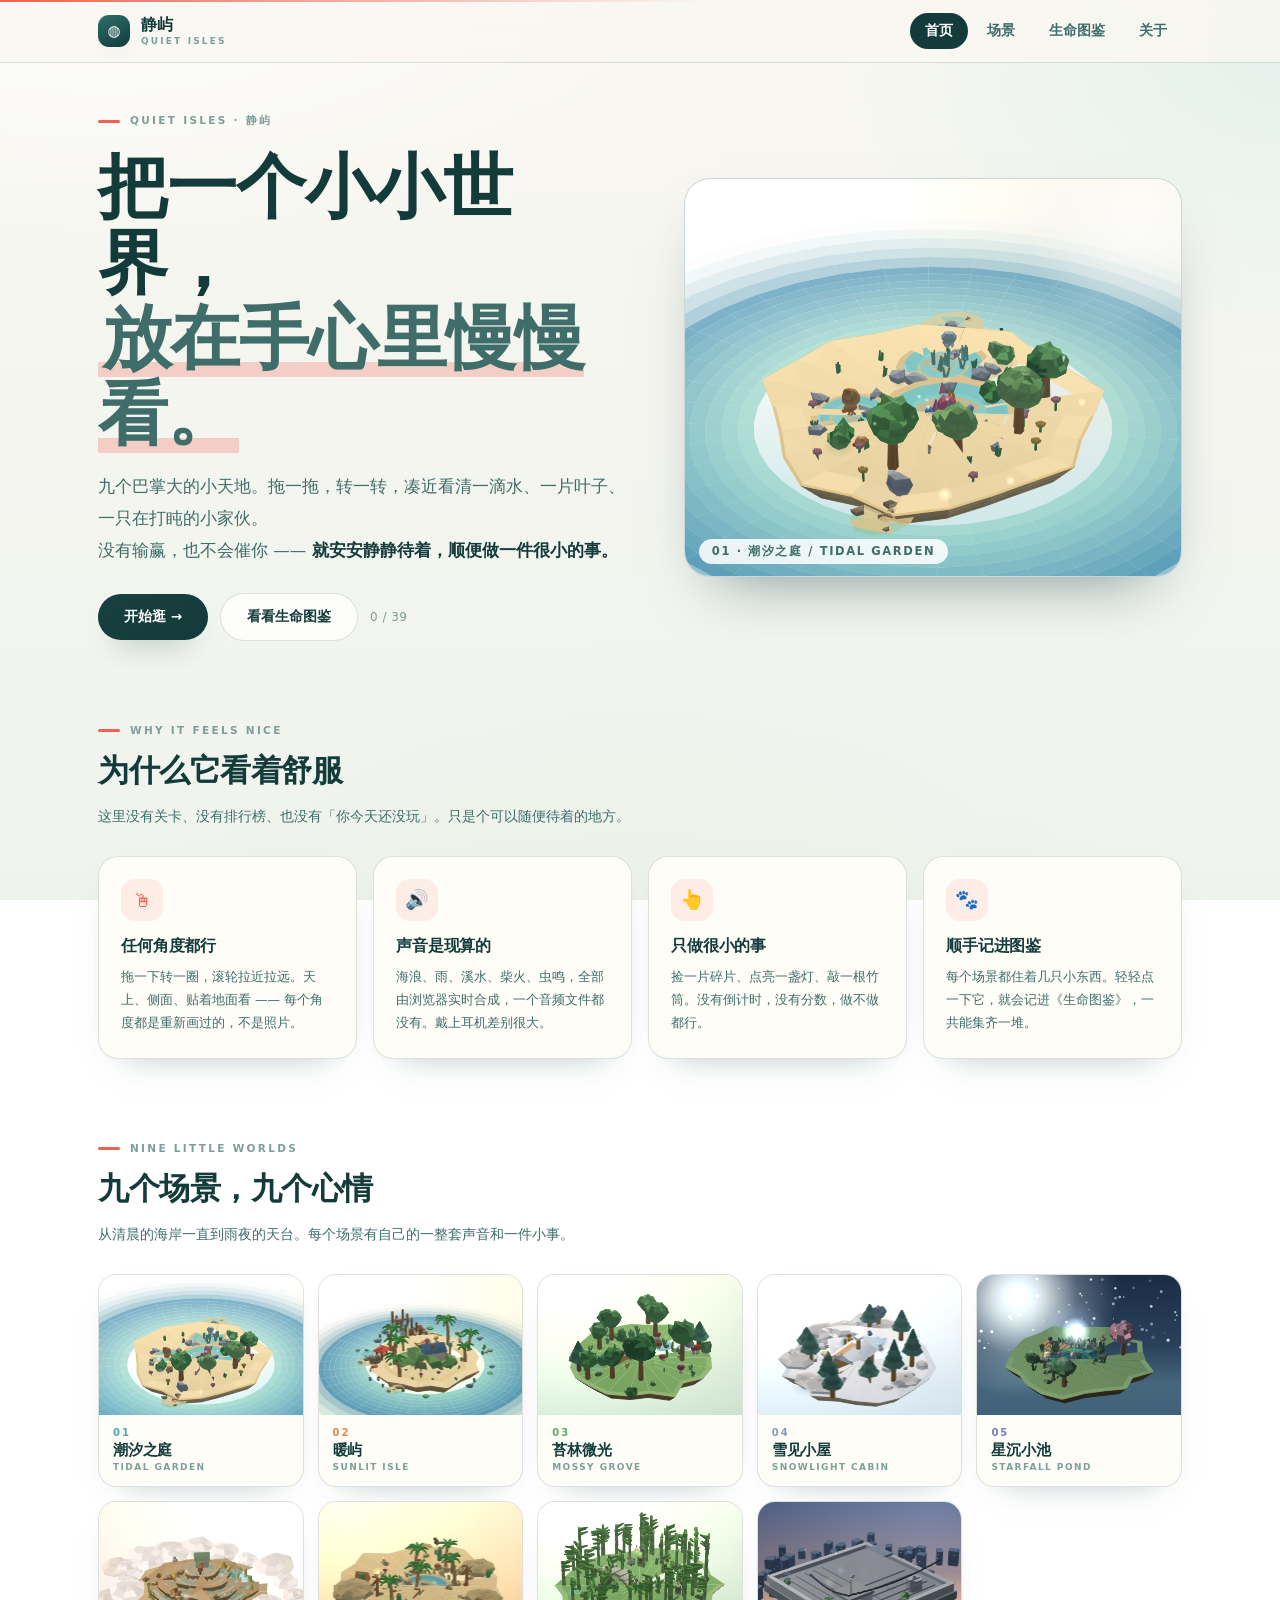
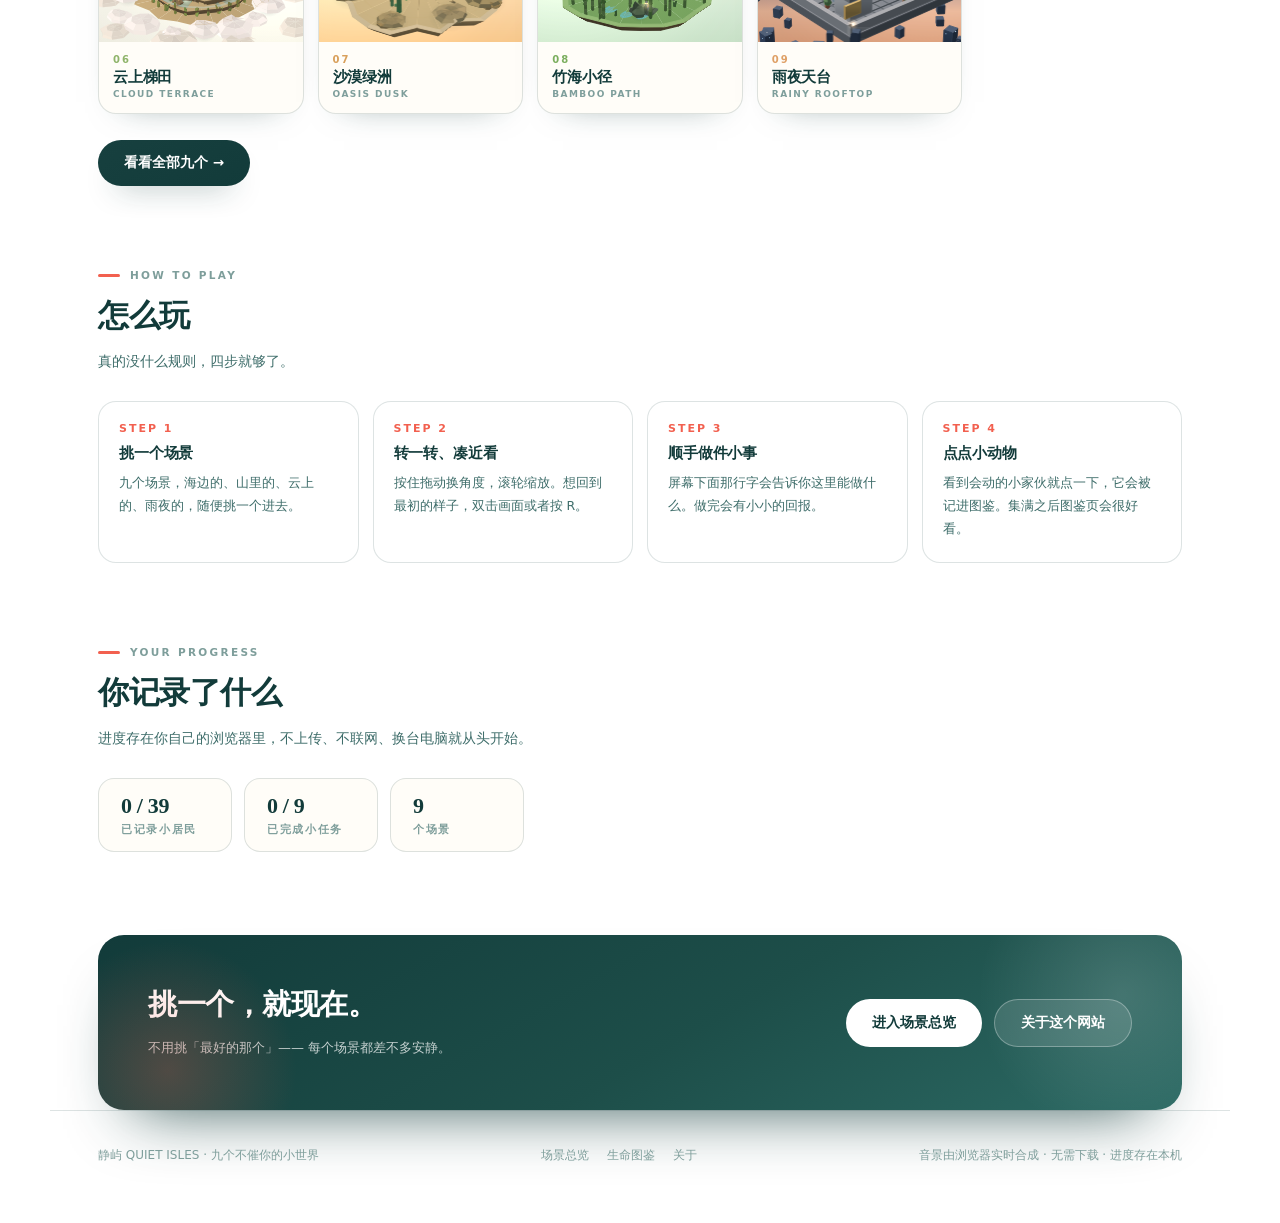
<file: index.html>
<!DOCTYPE html>
<html lang="zh-CN" data-page-node-id="mvQjDwVYAfmwaJt1wC56F0">
<head data-page-node-id="xmjOKQZnrQKRsjSoeMfGtB">
<meta charset="utf-8" data-page-node-id="BDtUc7A1yMNtbmV8iumCGv">
<meta name="viewport" content="width=device-width,initial-scale=1,viewport-fit=cover" data-page-node-id="1JCjtniqqfuRpFBovGjhyF">
<title>静屿 QUIET ISLES · 九个治愈系小世界</title>
<meta name="description" content="静屿 QUIET ISLES —— 九个可以任意旋转缩放的治愈系 3D 小场景，每个场景配自己的环境音和一件小小的互动。" data-page-node-id="qkuACUZnuyNNX7GWdqIsak">
<link rel="stylesheet" href="assets/style.css" data-page-node-id="iwiYfutrWznYqP4r4cz7lb">
</head>
<body class="p-site" data-page="landing" data-page-node-id="ItpwBWntT2RsIv27fWZ61W">
<div id="boot" data-page-node-id="OMpQDq8qYWydBlS8cxE3Xt"><div data-page-node-id="8Zm4HQRTBjhNhNQ7VWiAiU"><div class="k" data-page-node-id="VNZABCgqEEbDnry5rb9AFq">QUIET ISLES<br data-page-node-id="dLCoqR8BEDfzcHPbd13r0s">静屿</div><div class="c" data-page-node-id="dFDmHvYgFBN2qbEmUsqE3Z"></div></div></div>
<header class="nav" data-page-node-id="kSxINGBiskyKbvJbbZ4DY6">
  <div class="in" data-page-node-id="mCKcaPRNfPnnf8kShzuQ7y">
    <a class="brand" href="index.html" data-page-node-id="Z8XWGLZIcrSG5oLnp8QWDh">
      <span class="mk" data-page-node-id="ppKpMFmG4mfBnwjxo9LMS9">◍</span>
      <span class="tx" data-page-node-id="peWxhTMx635anc9C5ACzfU"><b data-page-node-id="Q3OdS0Wvlqu2fbN2UePiDF">静屿</b><small data-page-node-id="SuBxqg5uzHRqA0mzacCZSG">QUIET ISLES</small></span>
    </a>
    <nav class="links" data-page-node-id="tHMnw6J3QMwCUBnX7tg6uz">
      <a href="index.html" data-nav="index.html" data-page-node-id="N0uLWqpsgml1ytSE4P3HYy">首页</a>
      <a href="scenes.html" data-nav="scenes.html" data-page-node-id="ZZbMXe26JqxQet6IXRVeUI">场景</a>
      <a href="journal.html" data-nav="journal.html" data-page-node-id="ph4SXb9zhlvlzWRsNQDwS6">生命图鉴</a>
      <a href="about.html" data-nav="about.html" data-page-node-id="HQINekWckMRZcMk690vmE9">关于</a>
    </nav>
  </div>
</header>

<main data-page-node-id="D9h2QZZ1hSeCzCJUVCnFT0">
  <section class="hero" data-page-node-id="RnapgYC6KpS8bykErq0143">
    <div data-page-node-id="yQHFqJATI81ERsICnOW7nL">
      <div class="kicker" data-page-node-id="eFhBxjiaRidZXkAJFshqxJ">QUIET ISLES · 静屿</div>
      <h1 data-page-node-id="IOvCR6tjPKIE7x3vcwAwRo">把一个小小世界，<br data-page-node-id="Skic4DUHu2SUDrf19d2w9A"><em data-page-node-id="oFS13EesXtS3h6qqdFWD3b">放在手心里慢慢看。</em></h1>
      <p class="lede" data-page-node-id="RRk0eaaJFsA1MZFFa3qCVH">九个巴掌大的小天地。拖一拖，转一转，凑近看清一滴水、一片叶子、一只在打盹的小家伙。<br data-page-node-id="6HSb4EbLaVr16JZ0B6J8m6">
        没有输赢，也不会催你 —— <b data-page-node-id="7FHN1e5q2xMUPfqMDBcGCK">就安安静静待着，顺便做一件很小的事。</b></p>
      <div class="act" data-page-node-id="0WS18jmRPEAWuJMxu4ARAD">
        <a class="btn dark" id="btnContinue" href="scenes.html" data-page-node-id="SMglrcObbN2a3au7u2btns">开始逛 →</a>
        <a class="btn line" href="journal.html" data-page-node-id="4COEFahsHDBpuO7e5d7hDR">看看生命图鉴</a>
        <span class="subttl" data-stat="pets" data-page-node-id="vc1CRlTgSFvx0os02n8l0M"></span>
      </div>
    </div>
    <div class="hcanvas" data-page-node-id="atxn1dEcW53E15hNc4X22s">
      <canvas id="heroCanvas" data-page-node-id="70AnYUYParZiIw158tllW1"></canvas>
      <div class="heroCap" id="heroCap" data-page-node-id="lO2n7x7g9X4AqYYJ7zyljh">01 · 潮汐之庭</div>
    </div>
  </section>

  <section class="sec" data-page-node-id="ErMIA88CxOQmWWRngVMfJu">
    <div class="sec-h" data-page-node-id="r4guvgp3bFD7eiHN5M1cUO">
      <div class="kicker" data-page-node-id="HvE4ahMeDDDHCl6Qe72mNM">WHY IT FEELS NICE</div>
      <h2 data-page-node-id="dmH5v1MKLAa3JECTTBSPas">为什么它看着舒服</h2>
      <p data-page-node-id="QKN0DWQcPWwxkMCpsKw6jG">这里没有关卡、没有排行榜、也没有「你今天还没玩」。只是个可以随便待着的地方。</p>
    </div>
    <div class="feats" data-page-node-id="WNa7fegSsQ26LeufqKtGGh">
      <div class="feat" data-page-node-id="BPRHvGZtQZr6hTD9Gww1Si"><div class="ic" data-page-node-id="jTV62AgzXYnRqnWGecywRr">🖱</div><h3 data-page-node-id="sYOayQVGvfgGNKFdI0CPBV">任何角度都行</h3><p data-page-node-id="MdJfgmiyZC3ycxHT1wxSfs">拖一下转一圈，滚轮拉近拉远。天上、侧面、贴着地面看 —— 每个角度都是重新画过的，不是照片。</p></div>
      <div class="feat" data-page-node-id="1ICEav3k1YrUoFlqy83aQL"><div class="ic" data-page-node-id="OQnDu13JHQvhloewAsF2tq">🔊</div><h3 data-page-node-id="HFw19n0QhMRiBCyhn25B3A">声音是现算的</h3><p data-page-node-id="BuIDz8LLgeJOkbFRkAIZjM">海浪、雨、溪水、柴火、虫鸣，全部由浏览器实时合成，一个音频文件都没有。戴上耳机差别很大。</p></div>
      <div class="feat" data-page-node-id="9MZO27qtApH0bHCTohly39"><div class="ic" data-page-node-id="FNXjWtyOc0bE5X5NKVa2rW">👆</div><h3 data-page-node-id="CvwONHbJK7CQ6OdbBKoimE">只做很小的事</h3><p data-page-node-id="T0qpsBJ1kjkgYDrfGK7TIX">捡一片碎片、点亮一盏灯、敲一根竹筒。没有倒计时，没有分数，做不做都行。</p></div>
      <div class="feat" data-page-node-id="DK4tllkXYU4viNDbvJry2w"><div class="ic" data-page-node-id="hurHjuTNzpDuP2zR3mH1Ni">🐾</div><h3 data-page-node-id="thbOiFlGtj7je9i4leAsm3">顺手记进图鉴</h3><p data-page-node-id="qoahYRr7a6Sqv9tkJV9xC6">每个场景都住着几只小东西。轻轻点一下它，就会记进《生命图鉴》，一共能集齐一堆。</p></div>
    </div>
  </section>

  <section class="sec" data-page-node-id="MluFPhEnq7lTaSE2kW5ARA">
    <div class="sec-h" data-page-node-id="Jm7RmOqWplWqApAhsw1kbS">
      <div class="kicker" data-page-node-id="VP4Jxfrm3BIJ6h2dZ9baSF">NINE LITTLE WORLDS</div>
      <h2 data-page-node-id="Gm3WUCI58GI1NZqoMlXjpl">九个场景，九个心情</h2>
      <p data-page-node-id="QjKB9jlZ2VfBGL89B0PCD6">从清晨的海岸一直到雨夜的天台。每个场景有自己的一整套声音和一件小事。</p>
    </div>
    <div class="wall" id="wall" data-page-node-id="IsPChVkxZYy1PQotHfXK5O"></div>
    <div style="margin-top:26px" data-page-node-id="C7mHdZIC1n86ac4Imd8LT0"><a class="btn dark" href="scenes.html" data-page-node-id="W8MgfonUaKMPvAzxRKHNqK">看看全部九个 →</a></div>
  </section>

  <section class="sec" data-page-node-id="IRtRBHcSAEpxnNfMqWLyhW">
    <div class="sec-h" data-page-node-id="X2Q5Vcmmf0cbjf45Rm30Ph">
      <div class="kicker" data-page-node-id="kpm2xEC5BsKwim1C1kIIyW">HOW TO PLAY</div>
      <h2 data-page-node-id="8qGboC8PdVFghzgLg90uAB">怎么玩</h2>
      <p data-page-node-id="SkNxI9hRMH50IHcoGq0tie">真的没什么规则，四步就够了。</p>
    </div>
    <div class="steps" data-page-node-id="DTPueKTi5friVu60hGHGbk">
      <div class="step" data-page-node-id="xyPfvdkrP7kr18OV56zdPW"><b data-page-node-id="1gxcC6Xrju1Lmphk6WACUJ">STEP 1</b><strong data-page-node-id="NSVOTehZBV3UNA5sdhDrt1">挑一个场景</strong><p data-page-node-id="Vj5zueefIBxIC28HNThBCB">九个场景，海边的、山里的、云上的、雨夜的，随便挑一个进去。</p></div>
      <div class="step" data-page-node-id="XJyJ1aXjo0pavQG9FiVVCy"><b data-page-node-id="UnAdzhBP0NJxs7jC6ArLU5">STEP 2</b><strong data-page-node-id="DhiUATNo6WmPI1XXorAFXS">转一转、凑近看</strong><p data-page-node-id="dDmEylHAokB4LtC8R1iKXY">按住拖动换角度，滚轮缩放。想回到最初的样子，双击画面或者按 R。</p></div>
      <div class="step" data-page-node-id="gBvhgVLNMyAfMavSEMIRgh"><b data-page-node-id="zctnSXyfzZdvLuZ3q8WPLb">STEP 3</b><strong data-page-node-id="VjPOe1bdcYjMTDaeDzNHLK">顺手做件小事</strong><p data-page-node-id="rSyfTqKAyiWsTs2gmbqgO5">屏幕下面那行字会告诉你这里能做什么。做完会有小小的回报。</p></div>
      <div class="step" data-page-node-id="WPRygN4mXTLwgVTXGPm8ef"><b data-page-node-id="GmLVFN4PUEVXxPaB1FqNyf">STEP 4</b><strong data-page-node-id="SkQPiqMrgIBCXEryxEzz7r">点点小动物</strong><p data-page-node-id="kFMwKQEIfLLDS8gfKlIMvm">看到会动的小家伙就点一下，它会被记进图鉴。集满之后图鉴页会很好看。</p></div>
    </div>
  </section>

  <section class="sec" data-page-node-id="OlBpVTUqDHB8RIKd6Xx67P">
    <div class="sec-h" data-page-node-id="SbwYD4H7MpYhtXP5RTvETw">
      <div class="kicker" data-page-node-id="vfTULnZSBYUa50Dxm4Jwjr">YOUR PROGRESS</div>
      <h2 data-page-node-id="2tLhVfEk6I39UT399D7OmS">你记录了什么</h2>
      <p data-page-node-id="5BpoIYI2IGqwCqZBjaKNtH">进度存在你自己的浏览器里，不上传、不联网、换台电脑就从头开始。</p>
    </div>
    <div class="statrow" data-page-node-id="pZnrUgZqoORBzc1r3kqRQU">
      <div class="stat" data-page-node-id="eajkuPkxpLJcApolrG0E2U"><b data-stat="pets" data-page-node-id="bRQd1w7iCJDgD3cuvmdBUH"></b><span data-page-node-id="00wWMCEvOFdY9Os50hCZxy">已记录小居民</span></div>
      <div class="stat" data-page-node-id="7pewtyLceROHMLK4NlmCky"><b data-stat="tasks" data-page-node-id="JAfKnxPcQtwCmTJxE2QmMU"></b><span data-page-node-id="2nX8tqARLZ3lbeOoCrRWqb">已完成小任务</span></div>
      <div class="stat" data-page-node-id="ley7VPiGIFLj5iD7YJsZCd"><b data-page-node-id="JU5CSWSwrCt0FbPRZVBgiJ">9</b><span data-page-node-id="OVrHIe5uaZQIhrtfcIY9AO">个场景</span></div>
    </div>
  </section>

  <section class="cta" data-page-node-id="ub4Ens7CLjO7ApkU2y4faR">
    <div class="ctabox" data-page-node-id="iS2QWUKRBFrTmMzV9hJGjO">
      <div data-page-node-id="D8OcLySvUtcg1lu9t320KZ">
        <h2 data-page-node-id="2oI9ivIa1CFzX5xKzN0kkG">挑一个，就现在。</h2>
        <p data-page-node-id="0gsjn2UZzBwtzXGGrCKTHn">不用挑「最好的那个」—— 每个场景都差不多安静。</p>
      </div>
      <div class="cact" data-page-node-id="wWBYuRApnVNmfNtrPJjc8u">
        <a class="btn light" href="scenes.html" data-page-node-id="HFgPdNyxb0uUdPbMkaEmYl">进入场景总览</a>
        <a class="btn ghost" href="about.html" data-page-node-id="SEs0Jt3tUpdKNe4uFGedSH">关于这个网站</a>
      </div>
    </div>
  </section>
</main>

<footer class="ft" data-page-node-id="bujJDqNWrqU0wDpJkCqBvg">
  <div data-page-node-id="elnzZevSuuVYF5ayIwoAGA">静屿 QUIET ISLES · 九个不催你的小世界</div>
  <div class="fl" data-page-node-id="9UAeMs9kDDsCE9RO29c2fw">
    <a href="scenes.html" data-page-node-id="gJnawCKrtBizvFf4GaDPHT">场景总览</a>
    <a href="journal.html" data-page-node-id="Fxkc3tAmGWGDAjhsbIIZ9X">生命图鉴</a>
    <a href="about.html" data-page-node-id="jBVc2rNncjy7gaBDYQjzGn">关于</a>
  </div>
  <div data-page-node-id="IUq4Cuc3zSME332UkB4ZkO">音景由浏览器实时合成 · 无需下载 · 进度存在本机</div>
</footer>
<script src="assets/engine.js"></script>
<script src="assets/audio.js"></script>
<script src="assets/scenes.js"></script>
<script src="assets/app.js"></script>
</body>
</html>
</file>
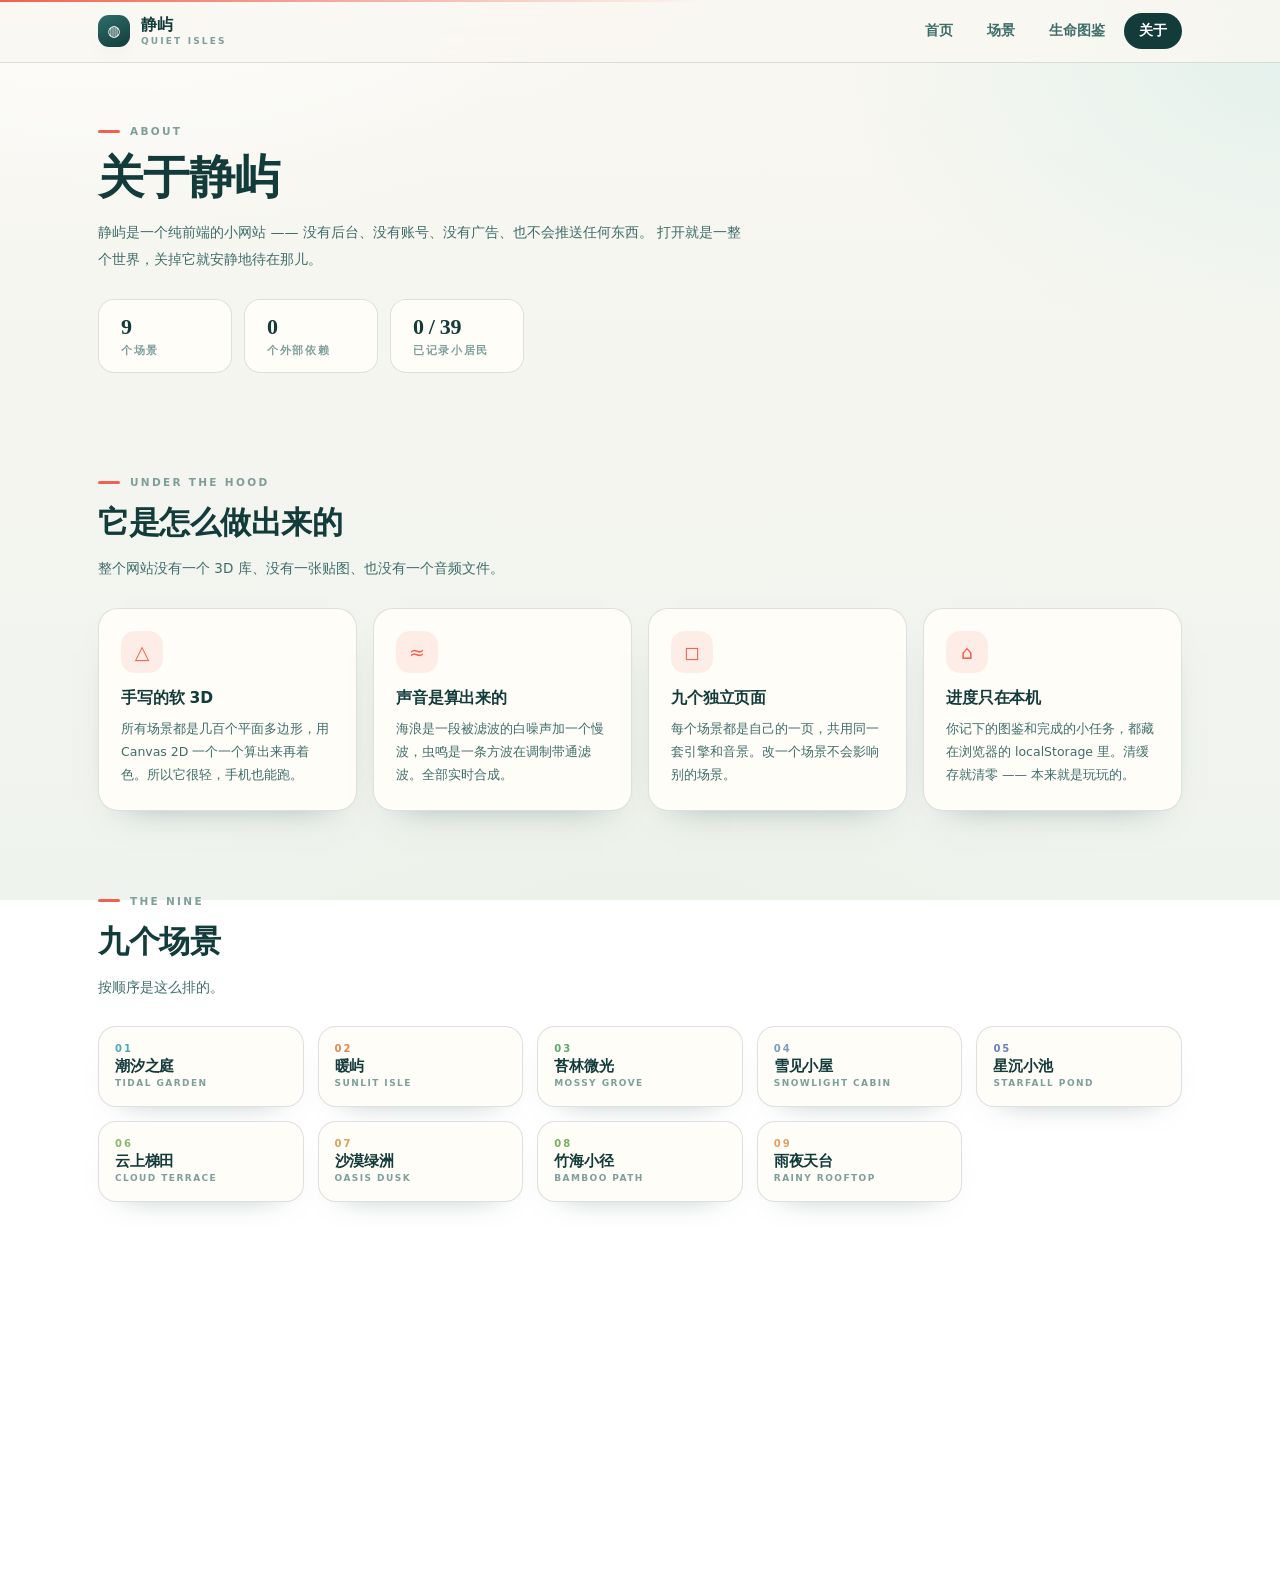
<file: about.html>
<!DOCTYPE html>
<html lang="zh-CN">
<head>
<meta charset="utf-8">
<meta name="viewport" content="width=device-width,initial-scale=1,viewport-fit=cover">
<title>关于 · 静屿 QUIET ISLES</title>
<meta name="description" content="静屿是一个纯前端的治愈系小场景网站：手写软 3D、程序化音景、零外部依赖、进度只存在本机。">
<link rel="stylesheet" href="assets/style.css">
</head>
<body class="p-site" data-page="about">
<div id="boot"><div><div class="k">QUIET ISLES<br>静屿</div><div class="c"></div></div></div>
<header class="nav">
  <div class="in">
    <a class="brand" href="index.html">
      <span class="mk">◍</span>
      <span class="tx"><b>静屿</b><small>QUIET ISLES</small></span>
    </a>
    <nav class="links">
      <a href="index.html" data-nav="index.html">首页</a>
      <a href="scenes.html" data-nav="scenes.html">场景</a>
      <a href="journal.html" data-nav="journal.html">生命图鉴</a>
      <a href="about.html" data-nav="about.html">关于</a>
    </nav>
  </div>
</header>

<main class="page">
  <div class="kicker">ABOUT</div>
  <h1>关于静屿</h1>
  <p class="pd">静屿是一个纯前端的小网站 —— 没有后台、没有账号、没有广告、也不会推送任何东西。
    打开就是一整个世界，关掉它就安静地待在那儿。</p>
  <div class="statrow">
    <div class="stat"><b>9</b><span>个场景</span></div>
    <div class="stat"><b>0</b><span>个外部依赖</span></div>
    <div class="stat"><b data-stat="pets"></b><span>已记录小居民</span></div>
  </div>
</main>

<section class="sec">
  <div class="sec-h">
    <div class="kicker">UNDER THE HOOD</div>
    <h2>它是怎么做出来的</h2>
    <p>整个网站没有一个 3D 库、没有一张贴图、也没有一个音频文件。</p>
  </div>
  <div class="feats">
    <div class="feat"><div class="ic">△</div><h3>手写的软 3D</h3>
      <p>所有场景都是几百个平面多边形，用 Canvas 2D 一个一个算出来再着色。所以它很轻，手机也能跑。</p></div>
    <div class="feat"><div class="ic">≈</div><h3>声音是算出来的</h3>
      <p>海浪是一段被滤波的白噪声加一个慢波，虫鸣是一条方波在调制带通滤波。全部实时合成。</p></div>
    <div class="feat"><div class="ic">◻</div><h3>九个独立页面</h3>
      <p>每个场景都是自己的一页，共用同一套引擎和音景。改一个场景不会影响别的场景。</p></div>
    <div class="feat"><div class="ic">⌂</div><h3>进度只在本机</h3>
      <p>你记下的图鉴和完成的小任务，都藏在浏览器的 localStorage 里。清缓存就清零 —— 本来就是玩玩的。</p></div>
  </div>
</section>

<section class="sec">
  <div class="sec-h">
    <div class="kicker">THE NINE</div>
    <h2>九个场景</h2>
    <p>按顺序是这么排的。</p>
  </div>
  <div class="wall" style="grid-template-columns:repeat(auto-fill,minmax(170px,1fr))">
      <a class="tile" href="scene-tidal.html" style="--accent:#4BA8B8"><div class="tmeta" style="padding:16px 16px 18px"><span class="tno">01</span><span class="tcn">潮汐之庭</span><span class="ten">TIDAL GARDEN</span></div></a>
      <a class="tile" href="scene-isle.html" style="--accent:#E2884F"><div class="tmeta" style="padding:16px 16px 18px"><span class="tno">02</span><span class="tcn">暖屿</span><span class="ten">SUNLIT ISLE</span></div></a>
      <a class="tile" href="scene-grove.html" style="--accent:#5FA96A"><div class="tmeta" style="padding:16px 16px 18px"><span class="tno">03</span><span class="tcn">苔林微光</span><span class="ten">MOSSY GROVE</span></div></a>
      <a class="tile" href="scene-snow.html" style="--accent:#7D9CB8"><div class="tmeta" style="padding:16px 16px 18px"><span class="tno">04</span><span class="tcn">雪见小屋</span><span class="ten">SNOWLIGHT CABIN</span></div></a>
      <a class="tile" href="scene-pond.html" style="--accent:#6E7FC4"><div class="tmeta" style="padding:16px 16px 18px"><span class="tno">05</span><span class="tcn">星沉小池</span><span class="ten">STARFALL POND</span></div></a>
      <a class="tile" href="scene-terrace.html" style="--accent:#8FB46A"><div class="tmeta" style="padding:16px 16px 18px"><span class="tno">06</span><span class="tcn">云上梯田</span><span class="ten">CLOUD TERRACE</span></div></a>
      <a class="tile" href="scene-oasis.html" style="--accent:#D9A05B"><div class="tmeta" style="padding:16px 16px 18px"><span class="tno">07</span><span class="tcn">沙漠绿洲</span><span class="ten">OASIS DUSK</span></div></a>
      <a class="tile" href="scene-bamboo.html" style="--accent:#7BAE5E"><div class="tmeta" style="padding:16px 16px 18px"><span class="tno">08</span><span class="tcn">竹海小径</span><span class="ten">BAMBOO PATH</span></div></a>
      <a class="tile" href="scene-roof.html" style="--accent:#DFA066"><div class="tmeta" style="padding:16px 16px 18px"><span class="tno">09</span><span class="tcn">雨夜天台</span><span class="ten">RAINY ROOFTOP</span></div></a>
  </div>
</section>

<section class="cta">
  <div class="ctabox">
    <div>
      <h2>好了，去待一会儿吧。</h2>
      <p>建议戴耳机。</p>
    </div>
    <div class="cact"><a class="btn light" href="scenes.html">进入场景总览</a></div>
  </div>
</section>

<footer class="ft">
  <div>静屿 QUIET ISLES · 九个不催你的小世界</div>
  <div class="fl">
    <a href="scenes.html">场景总览</a>
    <a href="journal.html">生命图鉴</a>
    <a href="about.html">关于</a>
  </div>
  <div>音景由浏览器实时合成 · 无需下载 · 进度存在本机</div>
</footer>
<script src="assets/engine.js"></script>
<script src="assets/audio.js"></script>
<script src="assets/scenes.js"></script>
<script src="assets/app.js"></script>
</body>
</html>
</file>
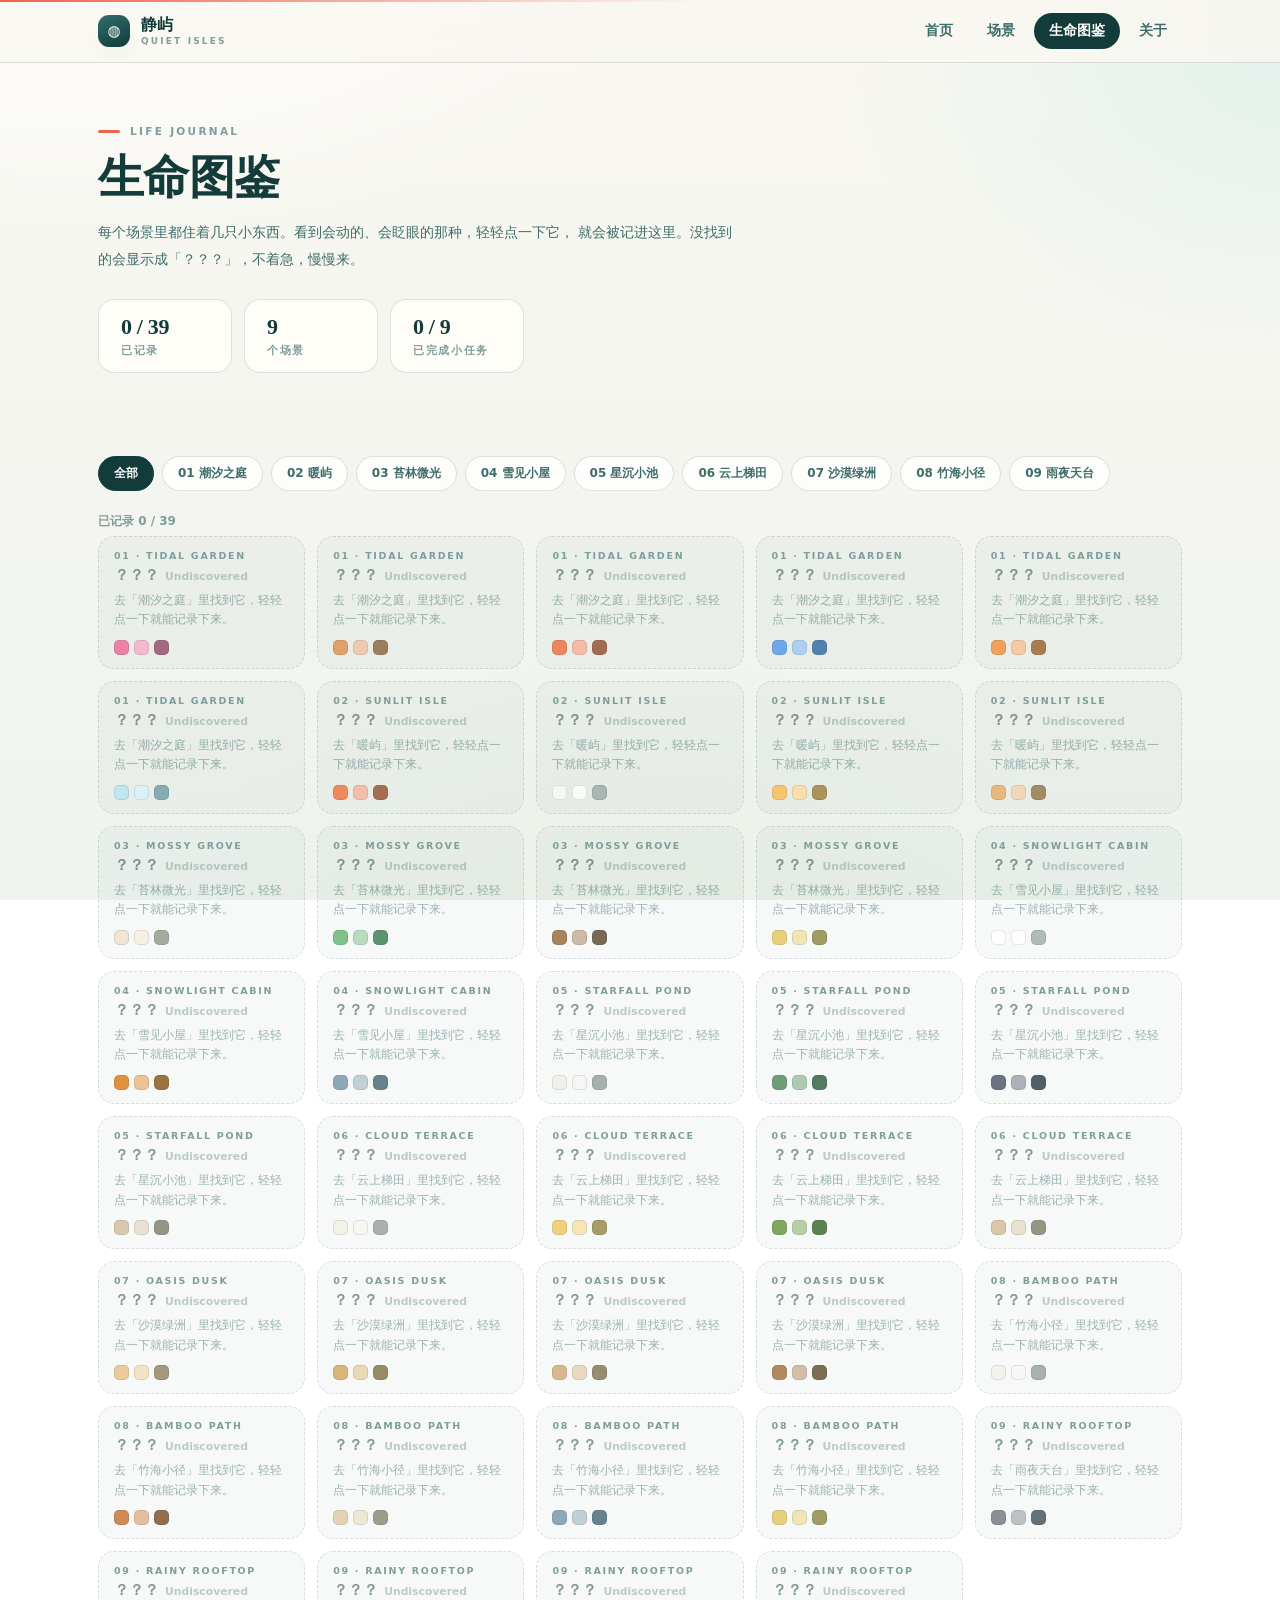
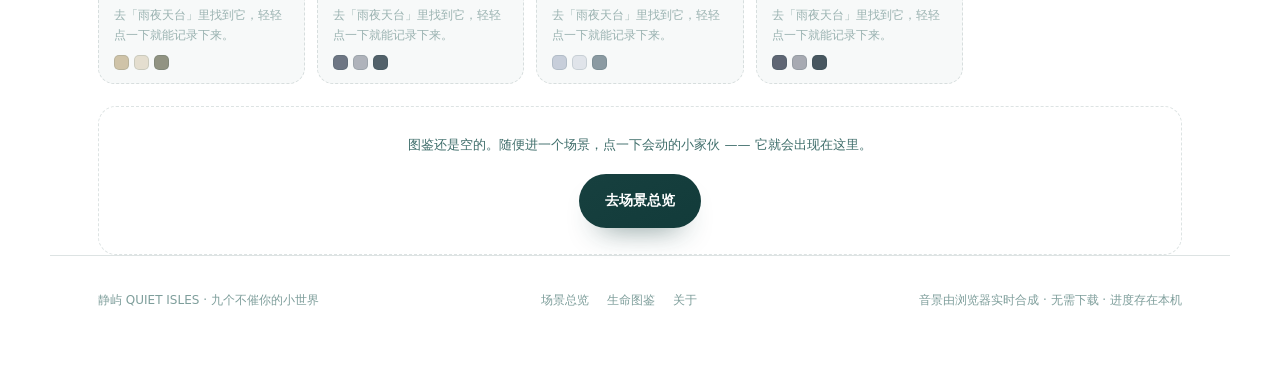
<file: journal.html>
<!DOCTYPE html>
<html lang="zh-CN">
<head>
<meta charset="utf-8">
<meta name="viewport" content="width=device-width,initial-scale=1,viewport-fit=cover">
<title>生命图鉴 · 静屿 QUIET ISLES</title>
<meta name="description" content="静屿的生命图鉴：记录你在九个场景里遇到的每一只小居民。">
<link rel="stylesheet" href="assets/style.css">
</head>
<body class="p-site" data-page="journal">
<div id="boot"><div><div class="k">QUIET ISLES<br>静屿</div><div class="c"></div></div></div>
<header class="nav">
  <div class="in">
    <a class="brand" href="index.html">
      <span class="mk">◍</span>
      <span class="tx"><b>静屿</b><small>QUIET ISLES</small></span>
    </a>
    <nav class="links">
      <a href="index.html" data-nav="index.html">首页</a>
      <a href="scenes.html" data-nav="scenes.html">场景</a>
      <a href="journal.html" data-nav="journal.html">生命图鉴</a>
      <a href="about.html" data-nav="about.html">关于</a>
    </nav>
  </div>
</header>

<main class="page">
  <div class="kicker">LIFE JOURNAL</div>
  <h1>生命图鉴</h1>
  <p class="pd">每个场景里都住着几只小东西。看到会动的、会眨眼的那种，轻轻点一下它，
    就会被记进这里。没找到的会显示成「？？？」，不着急，慢慢来。</p>
  <div class="statrow">
    <div class="stat"><b data-stat="pets"></b><span>已记录</span></div>
    <div class="stat"><b>9</b><span>个场景</span></div>
    <div class="stat"><b data-stat="tasks"></b><span>已完成小任务</span></div>
  </div>
</main>

<section class="sec" style="padding-top:clamp(24px,3vw,40px)">
  <div class="chips" id="jfilter"></div>
  <div class="jstat" id="j-stat"></div>
  <div class="jgrid jgrid2" id="jgrid"></div>
  <div class="emptybox" id="j-empty">
    图鉴还是空的。随便进一个场景，点一下会动的小家伙 —— 它就会出现在这里。
    <div style="margin-top:16px"><a class="btn dark" href="scenes.html">去场景总览</a></div>
  </div>
</section>

<footer class="ft">
  <div>静屿 QUIET ISLES · 九个不催你的小世界</div>
  <div class="fl">
    <a href="scenes.html">场景总览</a>
    <a href="journal.html">生命图鉴</a>
    <a href="about.html">关于</a>
  </div>
  <div>音景由浏览器实时合成 · 无需下载 · 进度存在本机</div>
</footer>
<script src="assets/engine.js"></script>
<script src="assets/audio.js"></script>
<script src="assets/scenes.js"></script>
<script src="assets/app.js"></script>
</body>
</html>
</file>
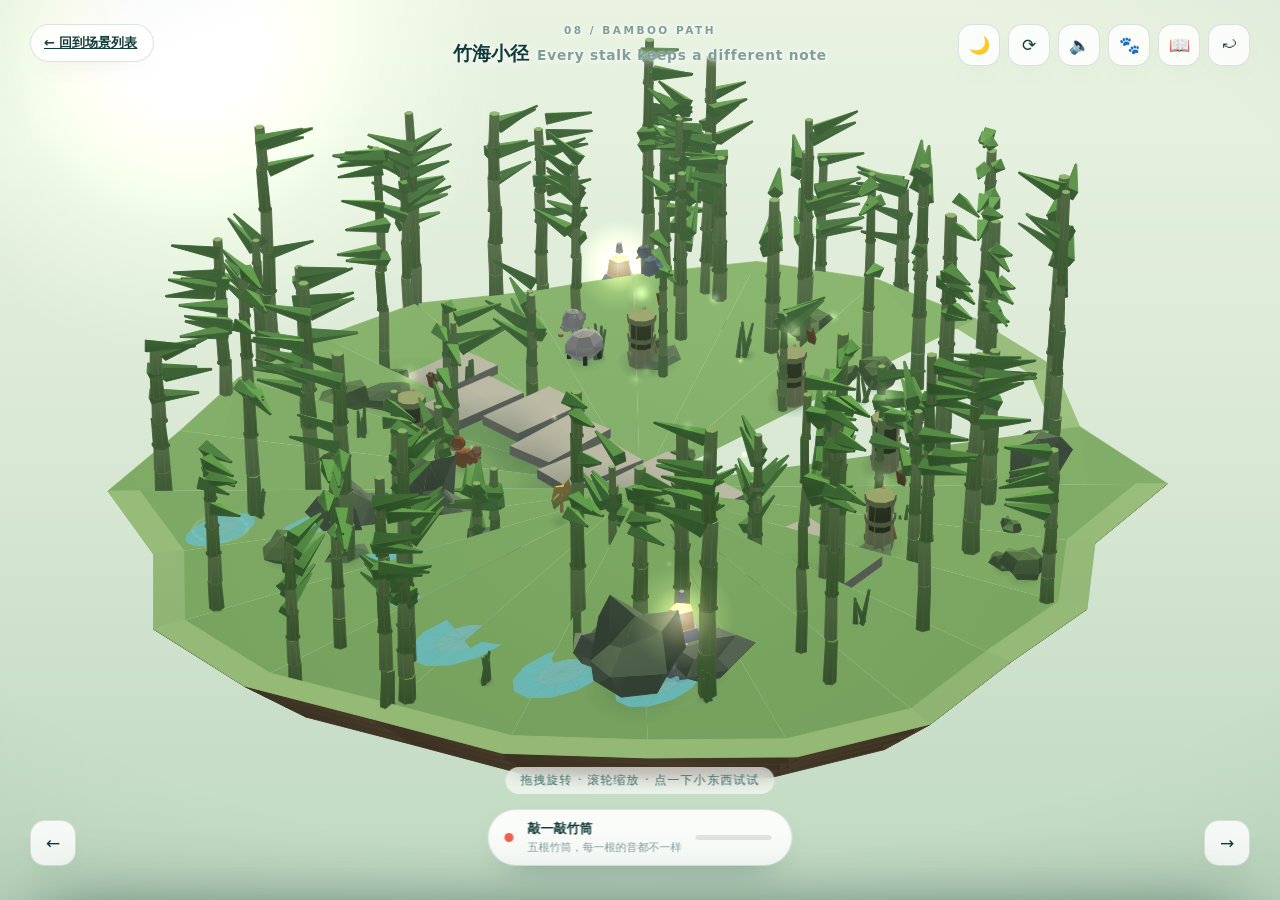
<file: scene-bamboo.html>
<!DOCTYPE html>
<html lang="zh-CN">
<head>
<meta charset="utf-8">
<meta name="viewport" content="width=device-width,initial-scale=1,viewport-fit=cover">
<title>08 竹海小径 · BAMBOO PATH — 静屿 QUIET ISLES</title>
<meta name="description" content="竹海小径 BAMBOO PATH —— 石阶被竹子围住，中间一条溪。五根竹筒的音都不一样，敲一敲，凑一段山里的调子。">
<link rel="stylesheet" href="assets/style.css">
</head>
<body class="p-play" data-page="player" data-scene="bamboo">
<div id="boot"><div><div class="k">QUIET ISLES<br>静屿</div><div class="c"></div></div></div>

<div id="stage">
  <canvas id="cv"></canvas>
  <div class="vig"></div>

  <div class="topbar">
    <a class="backbtn" href="scenes.html">← 回到场景列表</a>
    <div class="scenelabel">
      <div class="k" id="sl-k">08 / BAMBOO PATH</div>
      <div class="n"><span id="sl-n">竹海小径</span><small id="sl-s">Every stalk keeps a different note</small></div>
    </div>
    <div class="tools">
      <button class="tool" id="btnDay" title="白天 / 夜晚"><span id="icoDay">🌙</span></button>
      <button class="tool" id="btnOrbit" title="自动旋转"><span>⟳</span></button>
      <button class="tool" id="btnSound" title="音景开关"><span id="icoSound">🔈</span></button>
      <button class="tool" id="btnBook" title="快速看图鉴"><span>🐾</span></button>
      <a class="tool" href="journal.html" title="打开完整图鉴"><span>📖</span></a>
      <button class="tool" id="btnReset" title="复位视角（R）"><span>⤾</span></button>
    </div>
  </div>

  <div class="hint" id="hint">拖拽旋转 · 滚轮缩放 · 点一下小东西试试</div>

  <a class="corner l" id="btnPrev" href="scene-oasis.html" title="上一个：沙漠绿洲">←</a>
  <a class="corner r" id="btnNext" href="scene-roof.html" title="下一个：雨夜天台">→</a>

  <div class="petcard" id="petcard">
    <div class="k" id="pc-k">MEET THE LOCALS</div>
    <div class="n"><span id="pc-n">寄居蟹</span><small id="pc-e">Hermit Crab</small></div>
    <div class="d" id="pc-d"></div>
    <div class="b" id="pc-b"><span>✓</span><span>已记进生命图鉴</span></div>
  </div>

  <div class="taskbar" id="taskbar">
    <span class="dot"></span>
    <span class="txt"><span id="tk-t">正在做一件小事</span><small id="tk-s"></small></span>
    <span class="bar"><i id="tk-b"></i></span>
  </div>

  <div class="toast" id="toast"></div>

  <div class="sheet" id="journal">
    <div class="hd">
      <div class="t"><small>LIFE JOURNAL</small>生命图鉴 <span class="sc" id="j-sc"></span></div>
      <div style="display:flex;gap:8px;align-items:center;flex-wrap:wrap">
        <a class="backbtn" href="journal.html">完整图鉴 →</a>
        <button class="backbtn" id="btnBookClose">收起 ✕</button>
      </div>
    </div>
    <div class="bd">
      <p class="scenedesc" id="scene-desc"></p>
      <div class="jgrid" id="jgrid"></div>
    </div>
  </div>
</div>

<script src="assets/engine.js"></script>
<script src="assets/audio.js"></script>
<script src="assets/scenes.js"></script>
<script src="assets/app.js"></script>
</body>
</html>
</file>
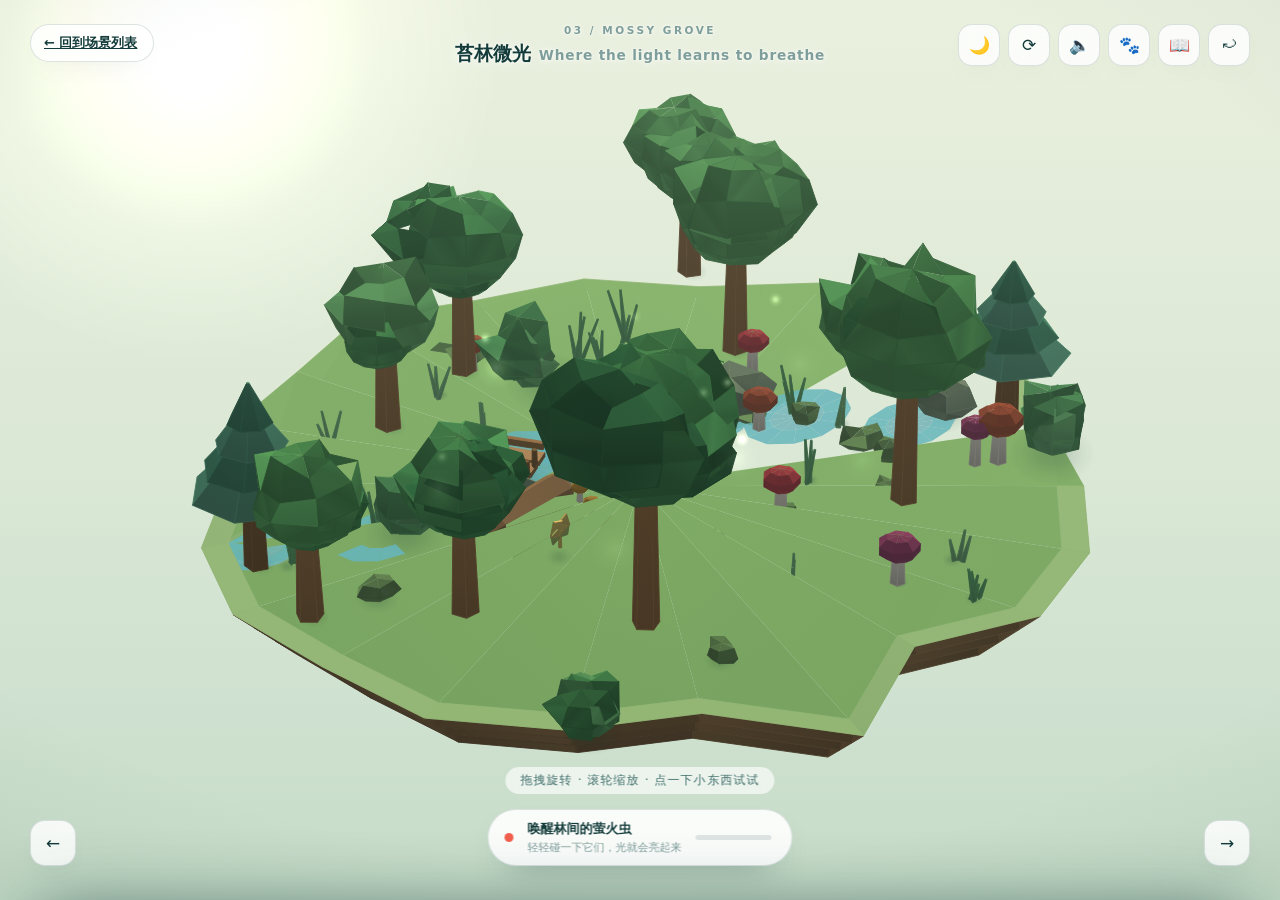
<file: scene-grove.html>
<!DOCTYPE html>
<html lang="zh-CN">
<head>
<meta charset="utf-8">
<meta name="viewport" content="width=device-width,initial-scale=1,viewport-fit=cover">
<title>03 苔林微光 · MOSSY GROVE — 静屿 QUIET ISLES</title>
<meta name="description" content="苔林微光 MOSSY GROVE —— 溪水穿过苔石，蘑菇撑着小伞。林子里有几只还没醒的萤火虫，等你去叫醒它们。">
<link rel="stylesheet" href="assets/style.css">
</head>
<body class="p-play" data-page="player" data-scene="grove">
<div id="boot"><div><div class="k">QUIET ISLES<br>静屿</div><div class="c"></div></div></div>

<div id="stage">
  <canvas id="cv"></canvas>
  <div class="vig"></div>

  <div class="topbar">
    <a class="backbtn" href="scenes.html">← 回到场景列表</a>
    <div class="scenelabel">
      <div class="k" id="sl-k">03 / MOSSY GROVE</div>
      <div class="n"><span id="sl-n">苔林微光</span><small id="sl-s">Where the light learns to breathe</small></div>
    </div>
    <div class="tools">
      <button class="tool" id="btnDay" title="白天 / 夜晚"><span id="icoDay">🌙</span></button>
      <button class="tool" id="btnOrbit" title="自动旋转"><span>⟳</span></button>
      <button class="tool" id="btnSound" title="音景开关"><span id="icoSound">🔈</span></button>
      <button class="tool" id="btnBook" title="快速看图鉴"><span>🐾</span></button>
      <a class="tool" href="journal.html" title="打开完整图鉴"><span>📖</span></a>
      <button class="tool" id="btnReset" title="复位视角（R）"><span>⤾</span></button>
    </div>
  </div>

  <div class="hint" id="hint">拖拽旋转 · 滚轮缩放 · 点一下小东西试试</div>

  <a class="corner l" id="btnPrev" href="scene-isle.html" title="上一个：暖屿">←</a>
  <a class="corner r" id="btnNext" href="scene-snow.html" title="下一个：雪见小屋">→</a>

  <div class="petcard" id="petcard">
    <div class="k" id="pc-k">MEET THE LOCALS</div>
    <div class="n"><span id="pc-n">寄居蟹</span><small id="pc-e">Hermit Crab</small></div>
    <div class="d" id="pc-d"></div>
    <div class="b" id="pc-b"><span>✓</span><span>已记进生命图鉴</span></div>
  </div>

  <div class="taskbar" id="taskbar">
    <span class="dot"></span>
    <span class="txt"><span id="tk-t">正在做一件小事</span><small id="tk-s"></small></span>
    <span class="bar"><i id="tk-b"></i></span>
  </div>

  <div class="toast" id="toast"></div>

  <div class="sheet" id="journal">
    <div class="hd">
      <div class="t"><small>LIFE JOURNAL</small>生命图鉴 <span class="sc" id="j-sc"></span></div>
      <div style="display:flex;gap:8px;align-items:center;flex-wrap:wrap">
        <a class="backbtn" href="journal.html">完整图鉴 →</a>
        <button class="backbtn" id="btnBookClose">收起 ✕</button>
      </div>
    </div>
    <div class="bd">
      <p class="scenedesc" id="scene-desc"></p>
      <div class="jgrid" id="jgrid"></div>
    </div>
  </div>
</div>

<script src="assets/engine.js"></script>
<script src="assets/audio.js"></script>
<script src="assets/scenes.js"></script>
<script src="assets/app.js"></script>
</body>
</html>
</file>
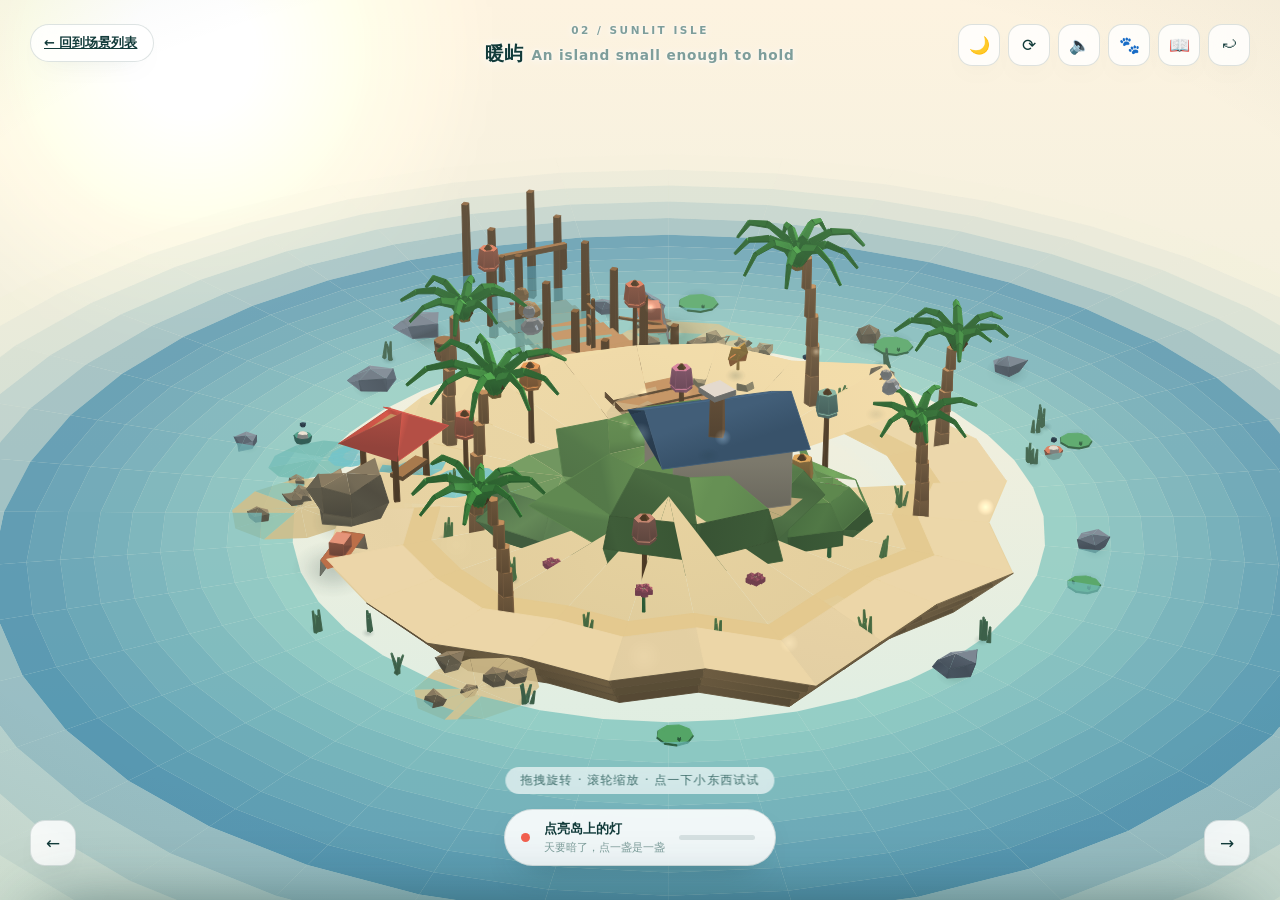
<file: scene-isle.html>
<!DOCTYPE html>
<html lang="zh-CN">
<head>
<meta charset="utf-8">
<meta name="viewport" content="width=device-width,initial-scale=1,viewport-fit=cover">
<title>02 暖屿 · SUNLIT ISLE — 静屿 QUIET ISLES</title>
<meta name="description" content="暖屿 SUNLIT ISLE —— 棕榈、栈道、一座总在冒炊烟的小屋。天快黑了，把岛上的灯笼一盏盏点亮。">
<link rel="stylesheet" href="assets/style.css">
</head>
<body class="p-play" data-page="player" data-scene="isle">
<div id="boot"><div><div class="k">QUIET ISLES<br>静屿</div><div class="c"></div></div></div>

<div id="stage">
  <canvas id="cv"></canvas>
  <div class="vig"></div>

  <div class="topbar">
    <a class="backbtn" href="scenes.html">← 回到场景列表</a>
    <div class="scenelabel">
      <div class="k" id="sl-k">02 / SUNLIT ISLE</div>
      <div class="n"><span id="sl-n">暖屿</span><small id="sl-s">An island small enough to hold</small></div>
    </div>
    <div class="tools">
      <button class="tool" id="btnDay" title="白天 / 夜晚"><span id="icoDay">🌙</span></button>
      <button class="tool" id="btnOrbit" title="自动旋转"><span>⟳</span></button>
      <button class="tool" id="btnSound" title="音景开关"><span id="icoSound">🔈</span></button>
      <button class="tool" id="btnBook" title="快速看图鉴"><span>🐾</span></button>
      <a class="tool" href="journal.html" title="打开完整图鉴"><span>📖</span></a>
      <button class="tool" id="btnReset" title="复位视角（R）"><span>⤾</span></button>
    </div>
  </div>

  <div class="hint" id="hint">拖拽旋转 · 滚轮缩放 · 点一下小东西试试</div>

  <a class="corner l" id="btnPrev" href="scene-tidal.html" title="上一个：潮汐之庭">←</a>
  <a class="corner r" id="btnNext" href="scene-grove.html" title="下一个：苔林微光">→</a>

  <div class="petcard" id="petcard">
    <div class="k" id="pc-k">MEET THE LOCALS</div>
    <div class="n"><span id="pc-n">寄居蟹</span><small id="pc-e">Hermit Crab</small></div>
    <div class="d" id="pc-d"></div>
    <div class="b" id="pc-b"><span>✓</span><span>已记进生命图鉴</span></div>
  </div>

  <div class="taskbar" id="taskbar">
    <span class="dot"></span>
    <span class="txt"><span id="tk-t">正在做一件小事</span><small id="tk-s"></small></span>
    <span class="bar"><i id="tk-b"></i></span>
  </div>

  <div class="toast" id="toast"></div>

  <div class="sheet" id="journal">
    <div class="hd">
      <div class="t"><small>LIFE JOURNAL</small>生命图鉴 <span class="sc" id="j-sc"></span></div>
      <div style="display:flex;gap:8px;align-items:center;flex-wrap:wrap">
        <a class="backbtn" href="journal.html">完整图鉴 →</a>
        <button class="backbtn" id="btnBookClose">收起 ✕</button>
      </div>
    </div>
    <div class="bd">
      <p class="scenedesc" id="scene-desc"></p>
      <div class="jgrid" id="jgrid"></div>
    </div>
  </div>
</div>

<script src="assets/engine.js"></script>
<script src="assets/audio.js"></script>
<script src="assets/scenes.js"></script>
<script src="assets/app.js"></script>
</body>
</html>
</file>
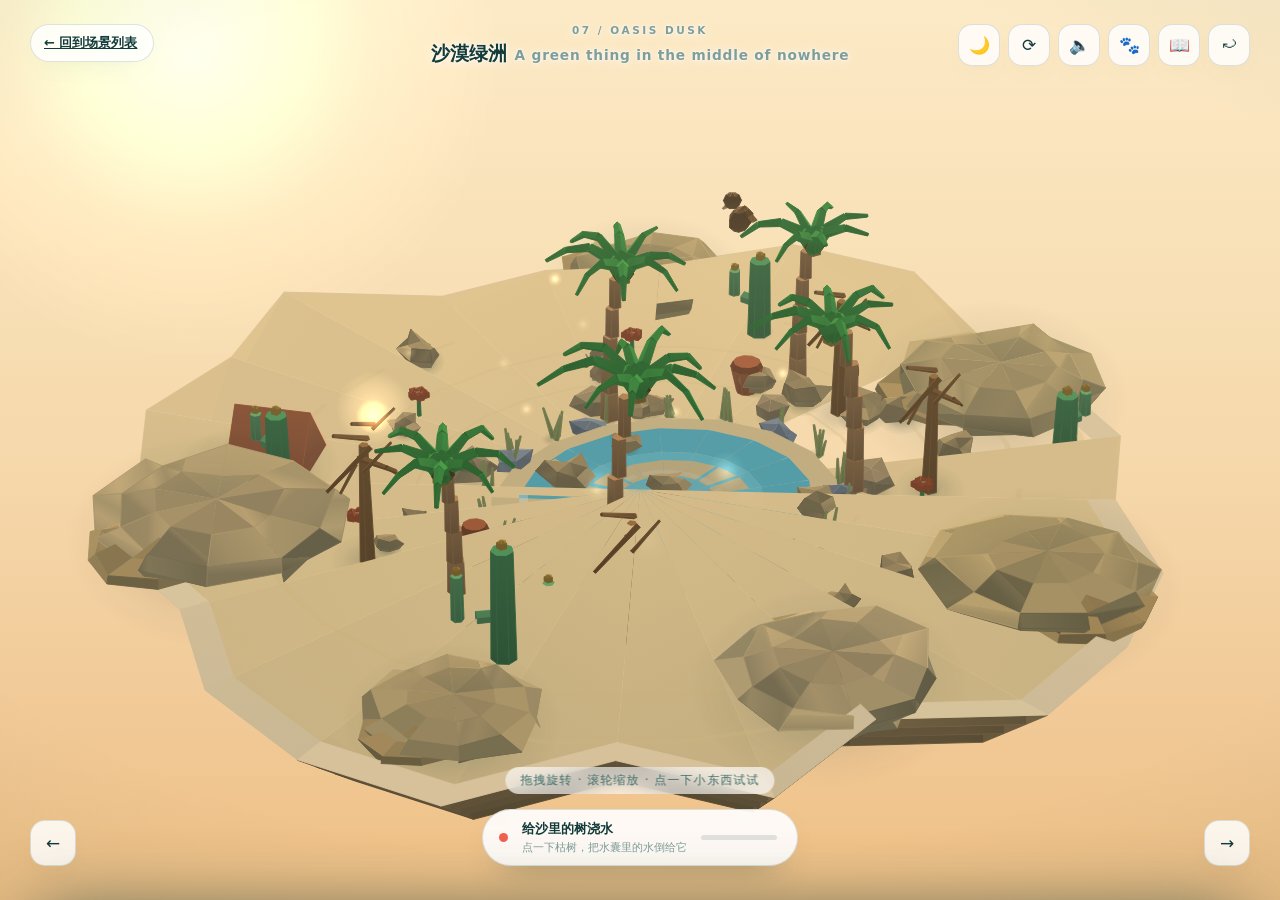
<file: scene-oasis.html>
<!DOCTYPE html>
<html lang="zh-CN">
<head>
<meta charset="utf-8">
<meta name="viewport" content="width=device-width,initial-scale=1,viewport-fit=cover">
<title>07 沙漠绿洲 · OASIS DUSK — 静屿 QUIET ISLES</title>
<meta name="description" content="沙漠绿洲 OASIS DUSK —— 沙丘一层压着一层，中间却藏着一汪水。四棵树快渴死了，把水囊里的水倒给它们。">
<link rel="stylesheet" href="assets/style.css">
</head>
<body class="p-play" data-page="player" data-scene="oasis">
<div id="boot"><div><div class="k">QUIET ISLES<br>静屿</div><div class="c"></div></div></div>

<div id="stage">
  <canvas id="cv"></canvas>
  <div class="vig"></div>

  <div class="topbar">
    <a class="backbtn" href="scenes.html">← 回到场景列表</a>
    <div class="scenelabel">
      <div class="k" id="sl-k">07 / OASIS DUSK</div>
      <div class="n"><span id="sl-n">沙漠绿洲</span><small id="sl-s">A green thing in the middle of nowhere</small></div>
    </div>
    <div class="tools">
      <button class="tool" id="btnDay" title="白天 / 夜晚"><span id="icoDay">🌙</span></button>
      <button class="tool" id="btnOrbit" title="自动旋转"><span>⟳</span></button>
      <button class="tool" id="btnSound" title="音景开关"><span id="icoSound">🔈</span></button>
      <button class="tool" id="btnBook" title="快速看图鉴"><span>🐾</span></button>
      <a class="tool" href="journal.html" title="打开完整图鉴"><span>📖</span></a>
      <button class="tool" id="btnReset" title="复位视角（R）"><span>⤾</span></button>
    </div>
  </div>

  <div class="hint" id="hint">拖拽旋转 · 滚轮缩放 · 点一下小东西试试</div>

  <a class="corner l" id="btnPrev" href="scene-terrace.html" title="上一个：云上梯田">←</a>
  <a class="corner r" id="btnNext" href="scene-bamboo.html" title="下一个：竹海小径">→</a>

  <div class="petcard" id="petcard">
    <div class="k" id="pc-k">MEET THE LOCALS</div>
    <div class="n"><span id="pc-n">寄居蟹</span><small id="pc-e">Hermit Crab</small></div>
    <div class="d" id="pc-d"></div>
    <div class="b" id="pc-b"><span>✓</span><span>已记进生命图鉴</span></div>
  </div>

  <div class="taskbar" id="taskbar">
    <span class="dot"></span>
    <span class="txt"><span id="tk-t">正在做一件小事</span><small id="tk-s"></small></span>
    <span class="bar"><i id="tk-b"></i></span>
  </div>

  <div class="toast" id="toast"></div>

  <div class="sheet" id="journal">
    <div class="hd">
      <div class="t"><small>LIFE JOURNAL</small>生命图鉴 <span class="sc" id="j-sc"></span></div>
      <div style="display:flex;gap:8px;align-items:center;flex-wrap:wrap">
        <a class="backbtn" href="journal.html">完整图鉴 →</a>
        <button class="backbtn" id="btnBookClose">收起 ✕</button>
      </div>
    </div>
    <div class="bd">
      <p class="scenedesc" id="scene-desc"></p>
      <div class="jgrid" id="jgrid"></div>
    </div>
  </div>
</div>

<script src="assets/engine.js"></script>
<script src="assets/audio.js"></script>
<script src="assets/scenes.js"></script>
<script src="assets/app.js"></script>
</body>
</html>
</file>
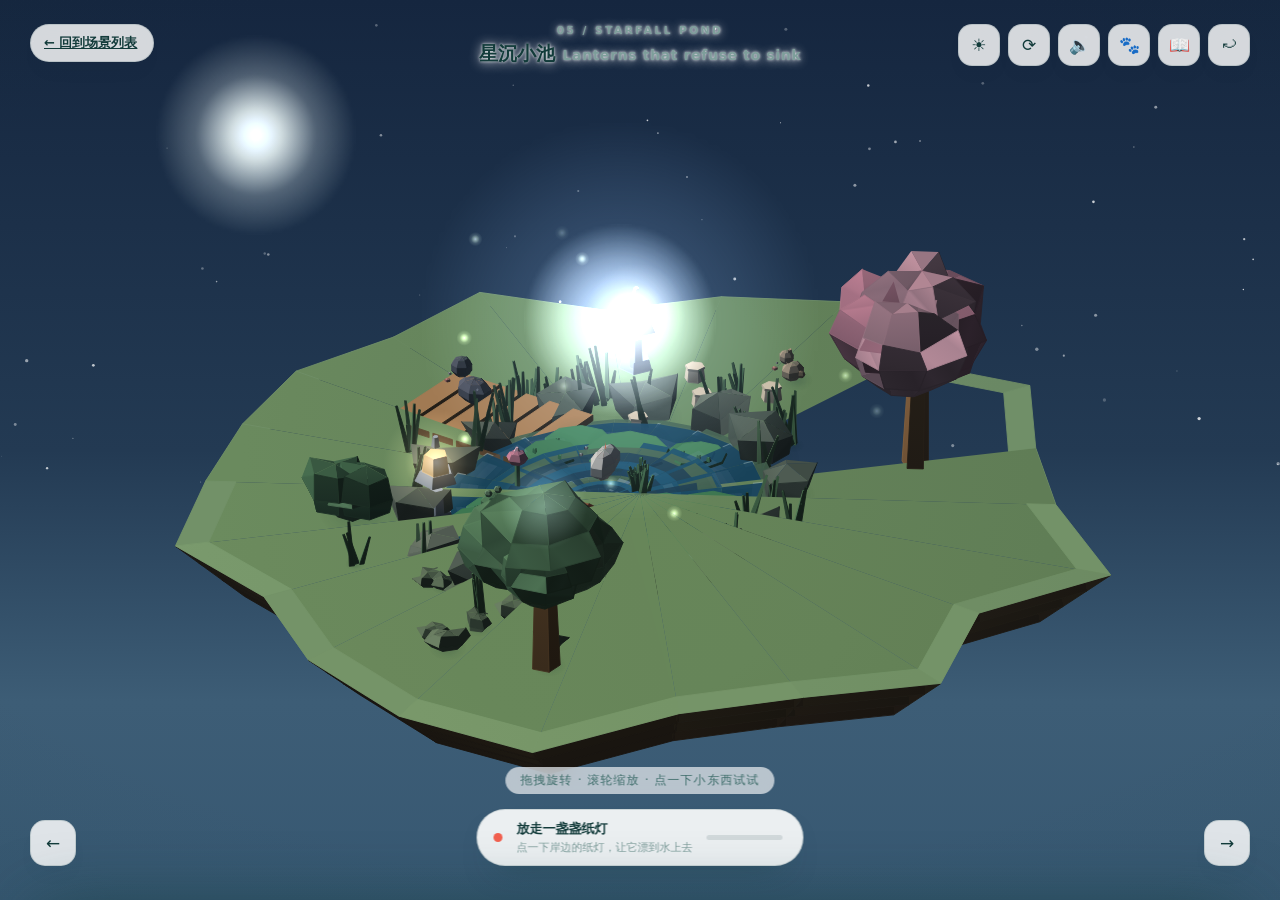
<file: scene-pond.html>
<!DOCTYPE html>
<html lang="zh-CN">
<head>
<meta charset="utf-8">
<meta name="viewport" content="width=device-width,initial-scale=1,viewport-fit=cover">
<title>05 星沉小池 · STARFALL POND — 静屿 QUIET ISLES</title>
<meta name="description" content="星沉小池 STARFALL POND —— 荷花开了，月亮掉进水里。点亮岸边的纸灯，让它一圈圈地漂出去。">
<link rel="stylesheet" href="assets/style.css">
</head>
<body class="p-play" data-page="player" data-scene="pond">
<div id="boot"><div><div class="k">QUIET ISLES<br>静屿</div><div class="c"></div></div></div>

<div id="stage">
  <canvas id="cv"></canvas>
  <div class="vig"></div>

  <div class="topbar">
    <a class="backbtn" href="scenes.html">← 回到场景列表</a>
    <div class="scenelabel">
      <div class="k" id="sl-k">05 / STARFALL POND</div>
      <div class="n"><span id="sl-n">星沉小池</span><small id="sl-s">Lanterns that refuse to sink</small></div>
    </div>
    <div class="tools">
      <button class="tool" id="btnDay" title="白天 / 夜晚"><span id="icoDay">🌙</span></button>
      <button class="tool" id="btnOrbit" title="自动旋转"><span>⟳</span></button>
      <button class="tool" id="btnSound" title="音景开关"><span id="icoSound">🔈</span></button>
      <button class="tool" id="btnBook" title="快速看图鉴"><span>🐾</span></button>
      <a class="tool" href="journal.html" title="打开完整图鉴"><span>📖</span></a>
      <button class="tool" id="btnReset" title="复位视角（R）"><span>⤾</span></button>
    </div>
  </div>

  <div class="hint" id="hint">拖拽旋转 · 滚轮缩放 · 点一下小东西试试</div>

  <a class="corner l" id="btnPrev" href="scene-snow.html" title="上一个：雪见小屋">←</a>
  <a class="corner r" id="btnNext" href="scene-terrace.html" title="下一个：云上梯田">→</a>

  <div class="petcard" id="petcard">
    <div class="k" id="pc-k">MEET THE LOCALS</div>
    <div class="n"><span id="pc-n">寄居蟹</span><small id="pc-e">Hermit Crab</small></div>
    <div class="d" id="pc-d"></div>
    <div class="b" id="pc-b"><span>✓</span><span>已记进生命图鉴</span></div>
  </div>

  <div class="taskbar" id="taskbar">
    <span class="dot"></span>
    <span class="txt"><span id="tk-t">正在做一件小事</span><small id="tk-s"></small></span>
    <span class="bar"><i id="tk-b"></i></span>
  </div>

  <div class="toast" id="toast"></div>

  <div class="sheet" id="journal">
    <div class="hd">
      <div class="t"><small>LIFE JOURNAL</small>生命图鉴 <span class="sc" id="j-sc"></span></div>
      <div style="display:flex;gap:8px;align-items:center;flex-wrap:wrap">
        <a class="backbtn" href="journal.html">完整图鉴 →</a>
        <button class="backbtn" id="btnBookClose">收起 ✕</button>
      </div>
    </div>
    <div class="bd">
      <p class="scenedesc" id="scene-desc"></p>
      <div class="jgrid" id="jgrid"></div>
    </div>
  </div>
</div>

<script src="assets/engine.js"></script>
<script src="assets/audio.js"></script>
<script src="assets/scenes.js"></script>
<script src="assets/app.js"></script>
</body>
</html>
</file>
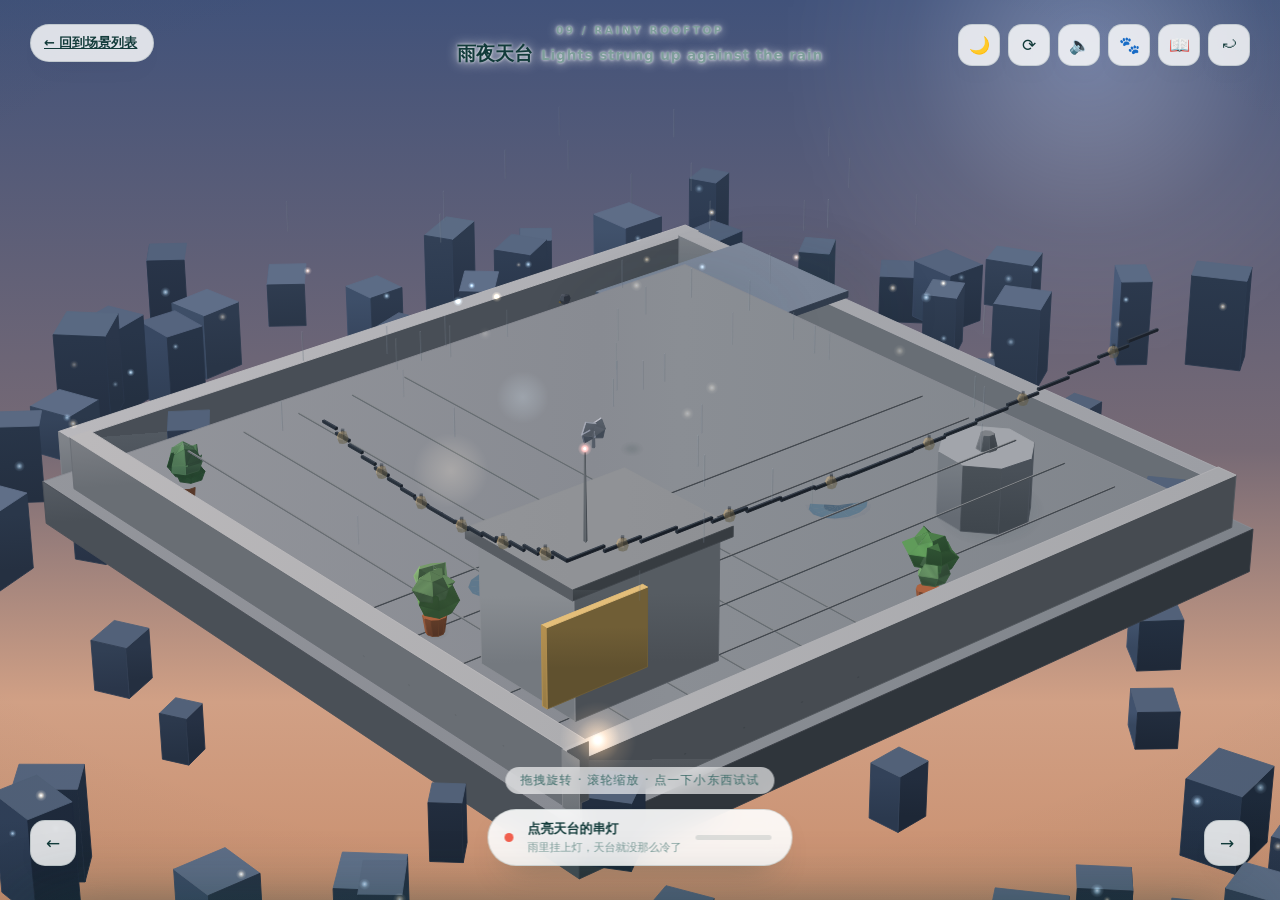
<file: scene-roof.html>
<!DOCTYPE html>
<html lang="zh-CN">
<head>
<meta charset="utf-8">
<meta name="viewport" content="width=device-width,initial-scale=1,viewport-fit=cover">
<title>09 雨夜天台 · RAINY ROOFTOP — 静屿 QUIET ISLES</title>
<meta name="description" content="雨夜天台 RAINY ROOFTOP —— 城市在楼下亮着，雨落在天台的砖上。挂一串灯吧，雨里有灯就没那么冷了。">
<link rel="stylesheet" href="assets/style.css">
</head>
<body class="p-play" data-page="player" data-scene="roof">
<div id="boot"><div><div class="k">QUIET ISLES<br>静屿</div><div class="c"></div></div></div>

<div id="stage">
  <canvas id="cv"></canvas>
  <div class="vig"></div>

  <div class="topbar">
    <a class="backbtn" href="scenes.html">← 回到场景列表</a>
    <div class="scenelabel">
      <div class="k" id="sl-k">09 / RAINY ROOFTOP</div>
      <div class="n"><span id="sl-n">雨夜天台</span><small id="sl-s">Lights strung up against the rain</small></div>
    </div>
    <div class="tools">
      <button class="tool" id="btnDay" title="白天 / 夜晚"><span id="icoDay">🌙</span></button>
      <button class="tool" id="btnOrbit" title="自动旋转"><span>⟳</span></button>
      <button class="tool" id="btnSound" title="音景开关"><span id="icoSound">🔈</span></button>
      <button class="tool" id="btnBook" title="快速看图鉴"><span>🐾</span></button>
      <a class="tool" href="journal.html" title="打开完整图鉴"><span>📖</span></a>
      <button class="tool" id="btnReset" title="复位视角（R）"><span>⤾</span></button>
    </div>
  </div>

  <div class="hint" id="hint">拖拽旋转 · 滚轮缩放 · 点一下小东西试试</div>

  <a class="corner l" id="btnPrev" href="scene-bamboo.html" title="上一个：竹海小径">←</a>
  <a class="corner r" id="btnNext" href="scene-tidal.html" title="下一个：潮汐之庭">→</a>

  <div class="petcard" id="petcard">
    <div class="k" id="pc-k">MEET THE LOCALS</div>
    <div class="n"><span id="pc-n">寄居蟹</span><small id="pc-e">Hermit Crab</small></div>
    <div class="d" id="pc-d"></div>
    <div class="b" id="pc-b"><span>✓</span><span>已记进生命图鉴</span></div>
  </div>

  <div class="taskbar" id="taskbar">
    <span class="dot"></span>
    <span class="txt"><span id="tk-t">正在做一件小事</span><small id="tk-s"></small></span>
    <span class="bar"><i id="tk-b"></i></span>
  </div>

  <div class="toast" id="toast"></div>

  <div class="sheet" id="journal">
    <div class="hd">
      <div class="t"><small>LIFE JOURNAL</small>生命图鉴 <span class="sc" id="j-sc"></span></div>
      <div style="display:flex;gap:8px;align-items:center;flex-wrap:wrap">
        <a class="backbtn" href="journal.html">完整图鉴 →</a>
        <button class="backbtn" id="btnBookClose">收起 ✕</button>
      </div>
    </div>
    <div class="bd">
      <p class="scenedesc" id="scene-desc"></p>
      <div class="jgrid" id="jgrid"></div>
    </div>
  </div>
</div>

<script src="assets/engine.js"></script>
<script src="assets/audio.js"></script>
<script src="assets/scenes.js"></script>
<script src="assets/app.js"></script>
</body>
</html>
</file>
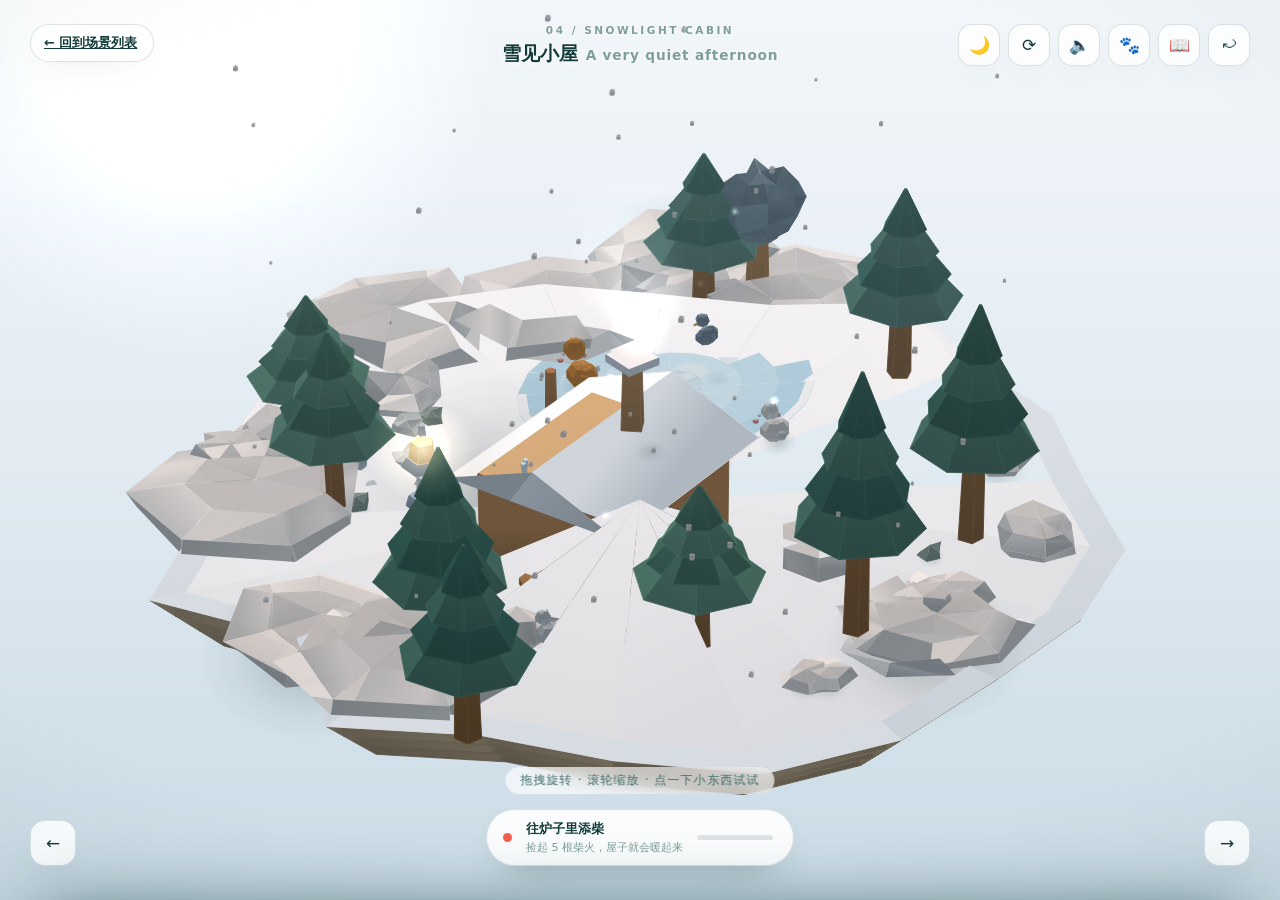
<file: scene-snow.html>
<!DOCTYPE html>
<html lang="zh-CN">
<head>
<meta charset="utf-8">
<meta name="viewport" content="width=device-width,initial-scale=1,viewport-fit=cover">
<title>04 雪见小屋 · SNOWLIGHT CABIN — 静屿 QUIET ISLES</title>
<meta name="description" content="雪见小屋 SNOWLIGHT CABIN —— 松林静得听得见雪落。屋里炉火有点弱，去捡几根柴火添进去吧。">
<link rel="stylesheet" href="assets/style.css">
</head>
<body class="p-play" data-page="player" data-scene="snow">
<div id="boot"><div><div class="k">QUIET ISLES<br>静屿</div><div class="c"></div></div></div>

<div id="stage">
  <canvas id="cv"></canvas>
  <div class="vig"></div>

  <div class="topbar">
    <a class="backbtn" href="scenes.html">← 回到场景列表</a>
    <div class="scenelabel">
      <div class="k" id="sl-k">04 / SNOWLIGHT CABIN</div>
      <div class="n"><span id="sl-n">雪见小屋</span><small id="sl-s">A very quiet afternoon</small></div>
    </div>
    <div class="tools">
      <button class="tool" id="btnDay" title="白天 / 夜晚"><span id="icoDay">🌙</span></button>
      <button class="tool" id="btnOrbit" title="自动旋转"><span>⟳</span></button>
      <button class="tool" id="btnSound" title="音景开关"><span id="icoSound">🔈</span></button>
      <button class="tool" id="btnBook" title="快速看图鉴"><span>🐾</span></button>
      <a class="tool" href="journal.html" title="打开完整图鉴"><span>📖</span></a>
      <button class="tool" id="btnReset" title="复位视角（R）"><span>⤾</span></button>
    </div>
  </div>

  <div class="hint" id="hint">拖拽旋转 · 滚轮缩放 · 点一下小东西试试</div>

  <a class="corner l" id="btnPrev" href="scene-grove.html" title="上一个：苔林微光">←</a>
  <a class="corner r" id="btnNext" href="scene-pond.html" title="下一个：星沉小池">→</a>

  <div class="petcard" id="petcard">
    <div class="k" id="pc-k">MEET THE LOCALS</div>
    <div class="n"><span id="pc-n">寄居蟹</span><small id="pc-e">Hermit Crab</small></div>
    <div class="d" id="pc-d"></div>
    <div class="b" id="pc-b"><span>✓</span><span>已记进生命图鉴</span></div>
  </div>

  <div class="taskbar" id="taskbar">
    <span class="dot"></span>
    <span class="txt"><span id="tk-t">正在做一件小事</span><small id="tk-s"></small></span>
    <span class="bar"><i id="tk-b"></i></span>
  </div>

  <div class="toast" id="toast"></div>

  <div class="sheet" id="journal">
    <div class="hd">
      <div class="t"><small>LIFE JOURNAL</small>生命图鉴 <span class="sc" id="j-sc"></span></div>
      <div style="display:flex;gap:8px;align-items:center;flex-wrap:wrap">
        <a class="backbtn" href="journal.html">完整图鉴 →</a>
        <button class="backbtn" id="btnBookClose">收起 ✕</button>
      </div>
    </div>
    <div class="bd">
      <p class="scenedesc" id="scene-desc"></p>
      <div class="jgrid" id="jgrid"></div>
    </div>
  </div>
</div>

<script src="assets/engine.js"></script>
<script src="assets/audio.js"></script>
<script src="assets/scenes.js"></script>
<script src="assets/app.js"></script>
</body>
</html>
</file>
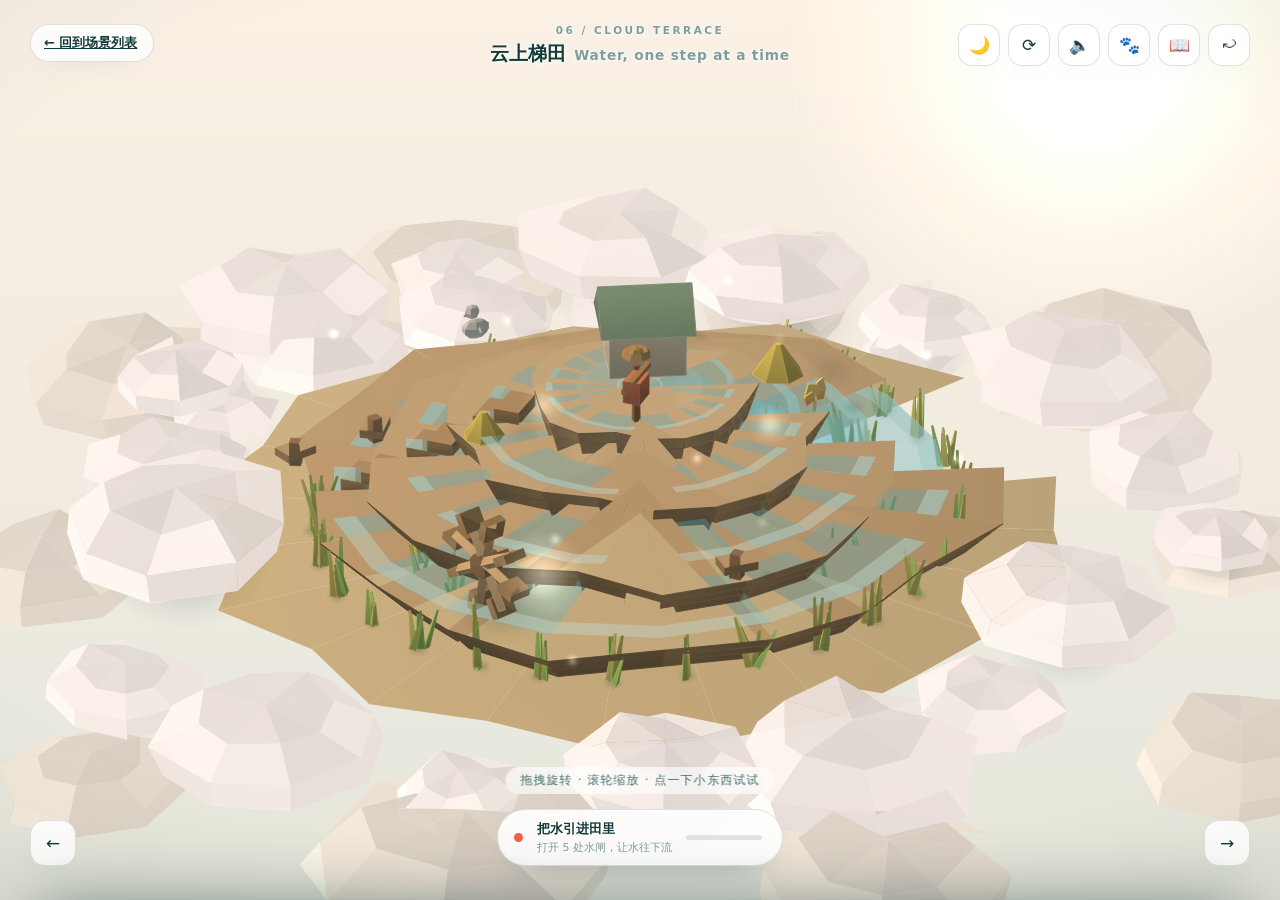
<file: scene-terrace.html>
<!DOCTYPE html>
<html lang="zh-CN">
<head>
<meta charset="utf-8">
<meta name="viewport" content="width=device-width,initial-scale=1,viewport-fit=cover">
<title>06 云上梯田 · CLOUD TERRACE — 静屿 QUIET ISLES</title>
<meta name="description" content="云上梯田 CLOUD TERRACE —— 五层梯田浮在云上，水车慢慢转。打开水闸，让水一层一层流下去。">
<link rel="stylesheet" href="assets/style.css">
</head>
<body class="p-play" data-page="player" data-scene="terrace">
<div id="boot"><div><div class="k">QUIET ISLES<br>静屿</div><div class="c"></div></div></div>

<div id="stage">
  <canvas id="cv"></canvas>
  <div class="vig"></div>

  <div class="topbar">
    <a class="backbtn" href="scenes.html">← 回到场景列表</a>
    <div class="scenelabel">
      <div class="k" id="sl-k">06 / CLOUD TERRACE</div>
      <div class="n"><span id="sl-n">云上梯田</span><small id="sl-s">Water, one step at a time</small></div>
    </div>
    <div class="tools">
      <button class="tool" id="btnDay" title="白天 / 夜晚"><span id="icoDay">🌙</span></button>
      <button class="tool" id="btnOrbit" title="自动旋转"><span>⟳</span></button>
      <button class="tool" id="btnSound" title="音景开关"><span id="icoSound">🔈</span></button>
      <button class="tool" id="btnBook" title="快速看图鉴"><span>🐾</span></button>
      <a class="tool" href="journal.html" title="打开完整图鉴"><span>📖</span></a>
      <button class="tool" id="btnReset" title="复位视角（R）"><span>⤾</span></button>
    </div>
  </div>

  <div class="hint" id="hint">拖拽旋转 · 滚轮缩放 · 点一下小东西试试</div>

  <a class="corner l" id="btnPrev" href="scene-pond.html" title="上一个：星沉小池">←</a>
  <a class="corner r" id="btnNext" href="scene-oasis.html" title="下一个：沙漠绿洲">→</a>

  <div class="petcard" id="petcard">
    <div class="k" id="pc-k">MEET THE LOCALS</div>
    <div class="n"><span id="pc-n">寄居蟹</span><small id="pc-e">Hermit Crab</small></div>
    <div class="d" id="pc-d"></div>
    <div class="b" id="pc-b"><span>✓</span><span>已记进生命图鉴</span></div>
  </div>

  <div class="taskbar" id="taskbar">
    <span class="dot"></span>
    <span class="txt"><span id="tk-t">正在做一件小事</span><small id="tk-s"></small></span>
    <span class="bar"><i id="tk-b"></i></span>
  </div>

  <div class="toast" id="toast"></div>

  <div class="sheet" id="journal">
    <div class="hd">
      <div class="t"><small>LIFE JOURNAL</small>生命图鉴 <span class="sc" id="j-sc"></span></div>
      <div style="display:flex;gap:8px;align-items:center;flex-wrap:wrap">
        <a class="backbtn" href="journal.html">完整图鉴 →</a>
        <button class="backbtn" id="btnBookClose">收起 ✕</button>
      </div>
    </div>
    <div class="bd">
      <p class="scenedesc" id="scene-desc"></p>
      <div class="jgrid" id="jgrid"></div>
    </div>
  </div>
</div>

<script src="assets/engine.js"></script>
<script src="assets/audio.js"></script>
<script src="assets/scenes.js"></script>
<script src="assets/app.js"></script>
</body>
</html>
</file>
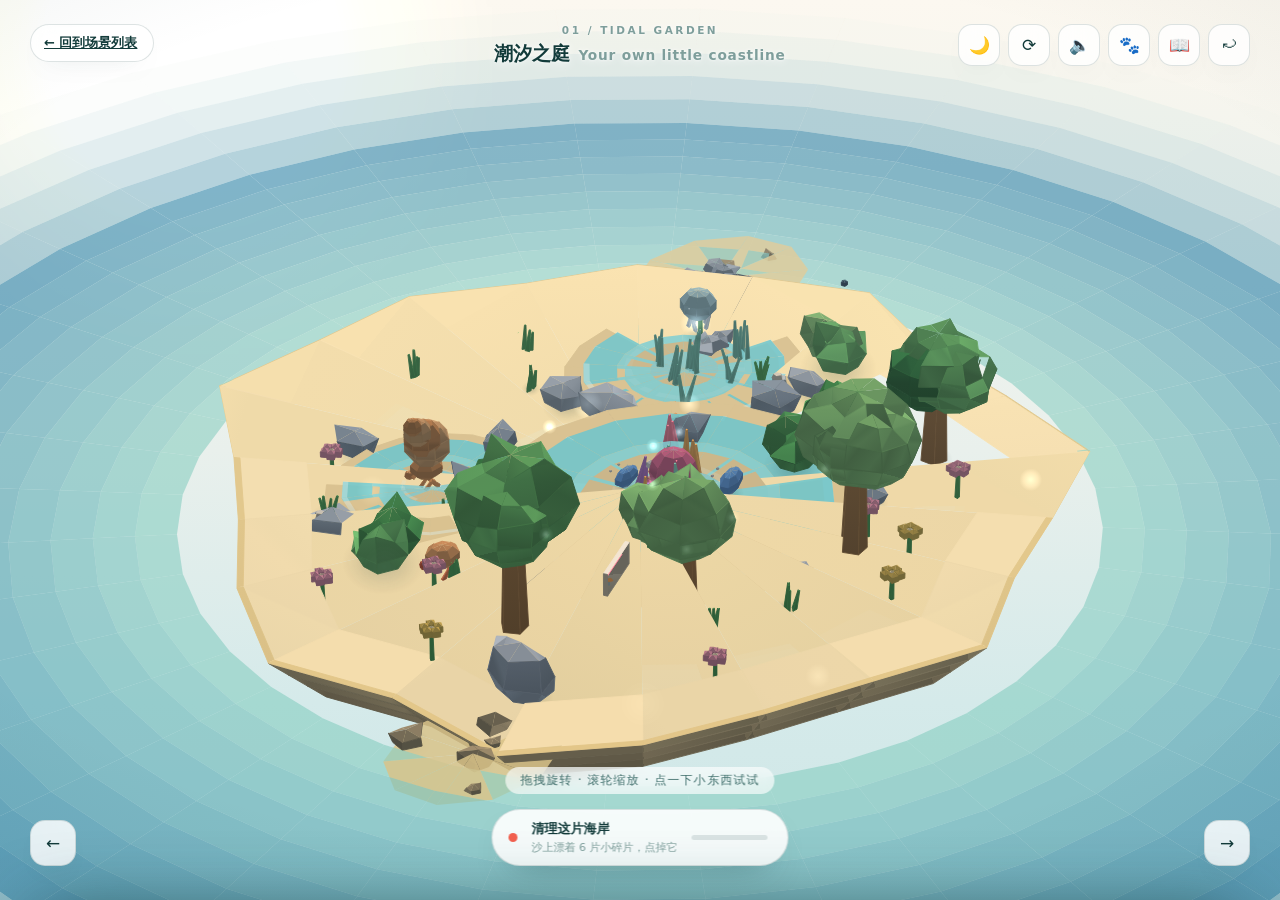
<file: scene-tidal.html>
<!DOCTYPE html>
<html lang="zh-CN">
<head>
<meta charset="utf-8">
<meta name="viewport" content="width=device-width,initial-scale=1,viewport-fit=cover">
<title>01 潮汐之庭 · TIDAL GARDEN — 静屿 QUIET ISLES</title>
<meta name="description" content="潮汐之庭 TIDAL GARDEN —— 三汪浅浅的潮池，几丛珊瑚，一只总在打盹的八爪鱼。捡掉沙上的碎片，海就干净一点。">
<link rel="stylesheet" href="assets/style.css">
</head>
<body class="p-play" data-page="player" data-scene="tidal">
<div id="boot"><div><div class="k">QUIET ISLES<br>静屿</div><div class="c"></div></div></div>

<div id="stage">
  <canvas id="cv"></canvas>
  <div class="vig"></div>

  <div class="topbar">
    <a class="backbtn" href="scenes.html">← 回到场景列表</a>
    <div class="scenelabel">
      <div class="k" id="sl-k">01 / TIDAL GARDEN</div>
      <div class="n"><span id="sl-n">潮汐之庭</span><small id="sl-s">Your own little coastline</small></div>
    </div>
    <div class="tools">
      <button class="tool" id="btnDay" title="白天 / 夜晚"><span id="icoDay">🌙</span></button>
      <button class="tool" id="btnOrbit" title="自动旋转"><span>⟳</span></button>
      <button class="tool" id="btnSound" title="音景开关"><span id="icoSound">🔈</span></button>
      <button class="tool" id="btnBook" title="快速看图鉴"><span>🐾</span></button>
      <a class="tool" href="journal.html" title="打开完整图鉴"><span>📖</span></a>
      <button class="tool" id="btnReset" title="复位视角（R）"><span>⤾</span></button>
    </div>
  </div>

  <div class="hint" id="hint">拖拽旋转 · 滚轮缩放 · 点一下小东西试试</div>

  <a class="corner l" id="btnPrev" href="scene-roof.html" title="上一个：雨夜天台">←</a>
  <a class="corner r" id="btnNext" href="scene-isle.html" title="下一个：暖屿">→</a>

  <div class="petcard" id="petcard">
    <div class="k" id="pc-k">MEET THE LOCALS</div>
    <div class="n"><span id="pc-n">寄居蟹</span><small id="pc-e">Hermit Crab</small></div>
    <div class="d" id="pc-d"></div>
    <div class="b" id="pc-b"><span>✓</span><span>已记进生命图鉴</span></div>
  </div>

  <div class="taskbar" id="taskbar">
    <span class="dot"></span>
    <span class="txt"><span id="tk-t">正在做一件小事</span><small id="tk-s"></small></span>
    <span class="bar"><i id="tk-b"></i></span>
  </div>

  <div class="toast" id="toast"></div>

  <div class="sheet" id="journal">
    <div class="hd">
      <div class="t"><small>LIFE JOURNAL</small>生命图鉴 <span class="sc" id="j-sc"></span></div>
      <div style="display:flex;gap:8px;align-items:center;flex-wrap:wrap">
        <a class="backbtn" href="journal.html">完整图鉴 →</a>
        <button class="backbtn" id="btnBookClose">收起 ✕</button>
      </div>
    </div>
    <div class="bd">
      <p class="scenedesc" id="scene-desc"></p>
      <div class="jgrid" id="jgrid"></div>
    </div>
  </div>
</div>

<script src="assets/engine.js"></script>
<script src="assets/audio.js"></script>
<script src="assets/scenes.js"></script>
<script src="assets/app.js"></script>
</body>
</html>
</file>
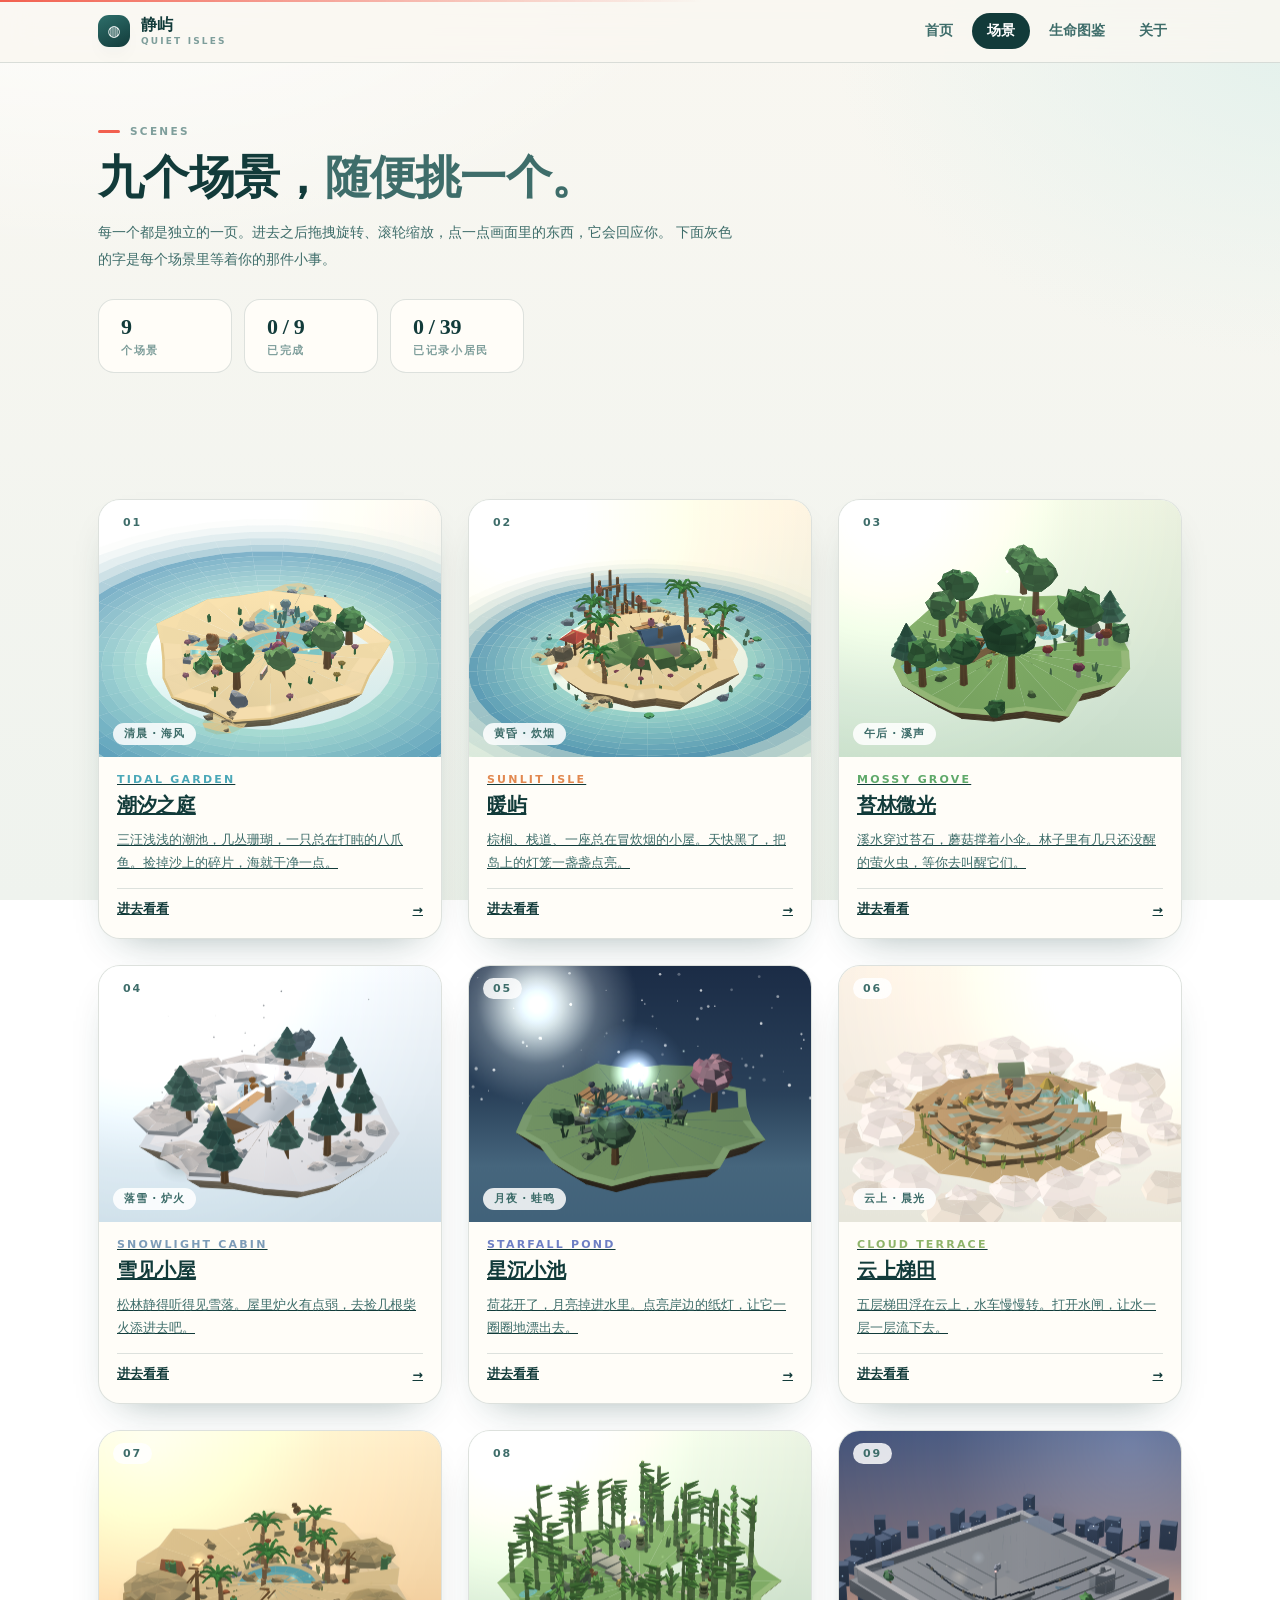
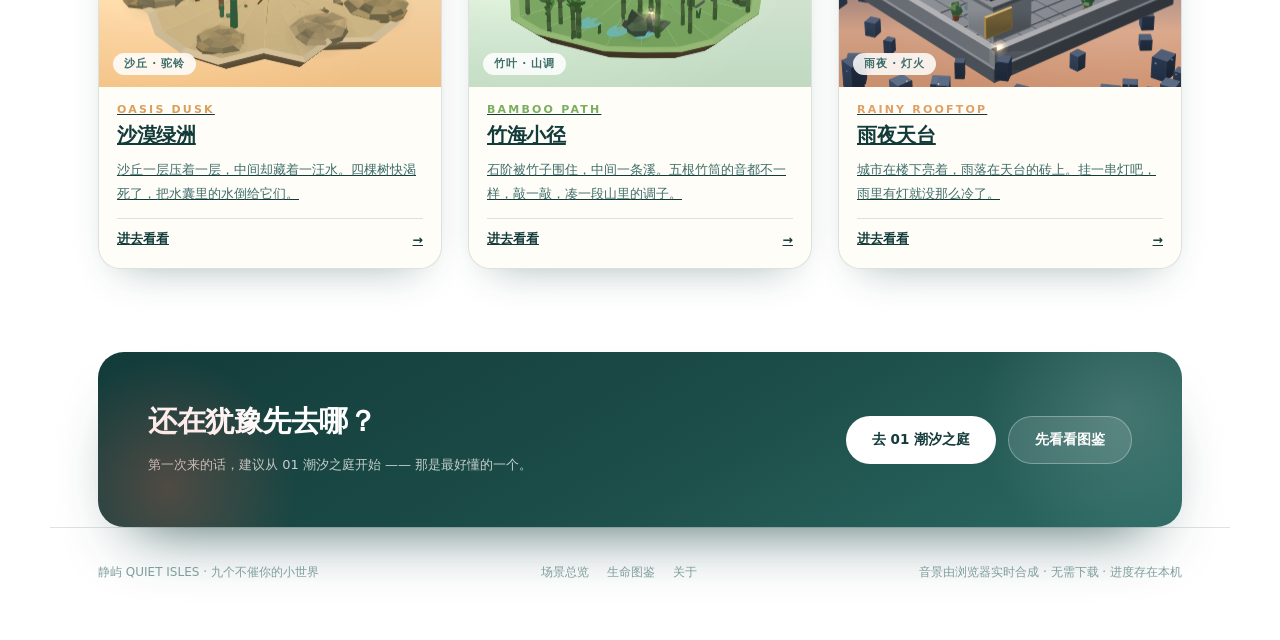
<file: scenes.html>
<!DOCTYPE html>
<html lang="zh-CN">
<head>
<meta charset="utf-8">
<meta name="viewport" content="width=device-width,initial-scale=1,viewport-fit=cover">
<title>场景总览 · 静屿 QUIET ISLES</title>
<meta name="description" content="静屿的九个场景：潮汐之庭、暖屿、苔林微光、雪见小屋、星沉小池、云上梯田、沙漠绿洲、竹海小径、雨夜天台。">
<link rel="stylesheet" href="assets/style.css">
</head>
<body class="p-site" data-page="scenes">
<div id="boot"><div><div class="k">QUIET ISLES<br>静屿</div><div class="c"></div></div></div>
<header class="nav">
  <div class="in">
    <a class="brand" href="index.html">
      <span class="mk">◍</span>
      <span class="tx"><b>静屿</b><small>QUIET ISLES</small></span>
    </a>
    <nav class="links">
      <a href="index.html" data-nav="index.html">首页</a>
      <a href="scenes.html" data-nav="scenes.html">场景</a>
      <a href="journal.html" data-nav="journal.html">生命图鉴</a>
      <a href="about.html" data-nav="about.html">关于</a>
    </nav>
  </div>
</header>

<main class="page">
  <div class="kicker">SCENES</div>
  <h1>九个场景，<em>随便挑一个。</em></h1>
  <p class="pd">每一个都是独立的一页。进去之后拖拽旋转、滚轮缩放，点一点画面里的东西，它会回应你。
    下面灰色的字是每个场景里等着你的那件小事。</p>
  <div class="statrow">
    <div class="stat"><b>9</b><span>个场景</span></div>
    <div class="stat"><b data-stat="tasks"></b><span>已完成</span></div>
    <div class="stat"><b data-stat="pets"></b><span>已记录小居民</span></div>
  </div>
</main>

<section class="sec" style="padding-top:clamp(30px,4vw,48px)">
  <div class="grid" id="grid"></div>
</section>

<section class="cta">
  <div class="ctabox">
    <div>
      <h2>还在犹豫先去哪？</h2>
      <p>第一次来的话，建议从 01 潮汐之庭开始 —— 那是最好懂的一个。</p>
    </div>
    <div class="cact">
      <a class="btn light" href="scene-tidal.html">去 01 潮汐之庭</a>
      <a class="btn ghost" href="journal.html">先看看图鉴</a>
    </div>
  </div>
</section>

<footer class="ft">
  <div>静屿 QUIET ISLES · 九个不催你的小世界</div>
  <div class="fl">
    <a href="scenes.html">场景总览</a>
    <a href="journal.html">生命图鉴</a>
    <a href="about.html">关于</a>
  </div>
  <div>音景由浏览器实时合成 · 无需下载 · 进度存在本机</div>
</footer>
<script src="assets/engine.js"></script>
<script src="assets/audio.js"></script>
<script src="assets/scenes.js"></script>
<script src="assets/app.js"></script>
</body>
</html>
</file>
<file: assets/style.css>
/* 静屿 QUIET ISLES — 站点样式
   由单文件版拆分而来（原 index.html 内联 style） */
:root{
  --ink:#123B3A;--ink-2:#3E6D6A;--ink-3:#7E9E9B;--accent:#F2604F;
  --paper:#F7F4EC;--line:rgba(18,59,58,.14);--card:#FFFDF8;
  --shadow:0 18px 40px -24px rgba(18,59,58,.45);
  --sans:-apple-system,BlinkMacSystemFont,"PingFang SC","Hiragino Sans GB","Microsoft YaHei",system-ui,sans-serif;
}
*{box-sizing:border-box;-webkit-tap-highlight-color:transparent}
html,body{height:100%}
body{margin:0;font-family:var(--sans);color:var(--ink);
  background:radial-gradient(1200px 700px at 12% -10%,#FFFFFF 0%,rgba(255,255,255,0) 60%),
    radial-gradient(900px 600px at 100% 0%,#DFF0EC 0%,rgba(223,240,236,0) 65%),
    linear-gradient(180deg,#F9F7F1 0%,#EFF4F1 100%);
  -webkit-font-smoothing:antialiased;overflow:hidden}
button{font-family:inherit;color:inherit;border:0;background:none;cursor:pointer}
.hidden{display:none!important}
#home{position:absolute;inset:0;overflow-y:auto;overflow-x:hidden}
.wrap{max-width:1180px;margin:0 auto;padding:clamp(28px,5vw,64px) clamp(20px,4vw,48px) 72px}
.eyebrow{display:flex;align-items:center;gap:12px;font-size:11.5px;letter-spacing:.22em;font-weight:600;color:var(--ink-2);text-transform:uppercase}
.eyebrow::before{content:"";width:26px;height:3px;border-radius:2px;background:var(--accent)}
h1{font-size:clamp(32px,6vw,64px);line-height:1.08;margin:22px 0 0;letter-spacing:-.02em;font-weight:700;color:var(--ink)}
h1 em{font-style:normal;color:var(--ink-2)}
.lede{margin:18px 0 0;font-size:clamp(14px,1.55vw,16.5px);line-height:1.95;color:var(--ink-2);max-width:38em}
.lede b{color:var(--ink);font-weight:600}
.tips{display:flex;flex-wrap:wrap;gap:10px;margin-top:26px}
.tip{display:inline-flex;align-items:center;gap:8px;font-size:12.5px;color:var(--ink-2);background:rgba(255,255,255,.72);
  border:1px solid var(--line);border-radius:999px;padding:8px 14px;backdrop-filter:blur(6px)}
.tip i{font-style:normal;font-size:14px;opacity:.85}
.grid{margin-top:clamp(34px,5vw,58px);display:grid;gap:clamp(16px,2.2vw,26px);grid-template-columns:repeat(auto-fill,minmax(272px,1fr))}
.card{position:relative;background:var(--card);border:1px solid var(--line);border-radius:22px;overflow:hidden;text-align:left;
  box-shadow:var(--shadow);transition:transform .45s cubic-bezier(.2,.8,.2,1),box-shadow .45s,border-color .3s;display:block;width:100%;padding:0}
.card:hover{transform:translateY(-7px);box-shadow:0 30px 56px -28px rgba(18,59,58,.5);border-color:rgba(18,59,58,.24)}
.card .thumb{position:relative;aspect-ratio:4/3;background:linear-gradient(180deg,#EAF4F1,#F6F3EC);overflow:hidden}
.card canvas{width:100%;height:100%;display:block}
.card .no{position:absolute;top:12px;left:14px;font-size:11px;letter-spacing:.16em;font-weight:700;color:var(--ink-2);
  background:rgba(255,255,255,.84);border-radius:999px;padding:4px 10px;backdrop-filter:blur(6px)}
.card .done{position:absolute;top:12px;right:14px;font-size:11px;font-weight:700;color:#fff;background:var(--accent);
  border-radius:999px;padding:4px 10px;letter-spacing:.06em;opacity:0;transform:translateY(-6px);transition:.3s}
.card.done-on .done{opacity:1;transform:none}
.card .body{padding:16px 18px 20px}
.card .en{font-size:11px;letter-spacing:.2em;font-weight:700;color:var(--ink-3);text-transform:uppercase}
.card .cn{font-size:20px;font-weight:700;margin-top:6px;letter-spacing:-.01em}
.card .desc{font-size:13px;line-height:1.8;color:var(--ink-2);margin-top:9px;min-height:3.6em}
.card .go{margin-top:13px;display:flex;align-items:center;justify-content:space-between;font-size:12.5px;font-weight:600;color:var(--ink);
  border-top:1px solid var(--line);padding-top:12px;width:100%}
.card .go span{transition:transform .35s}
.card:hover .go span{transform:translateX(5px)}
.foot{margin-top:56px;font-size:12px;color:var(--ink-3);line-height:2;border-top:1px solid var(--line);padding-top:20px;
  display:flex;justify-content:space-between;gap:20px;flex-wrap:wrap}
#stage{position:absolute;inset:0;overflow:hidden}
#cv{position:absolute;inset:0;width:100%;height:100%;display:block;touch-action:none;cursor:grab}
#cv.drag{cursor:grabbing}
.vig{position:absolute;inset:0;pointer-events:none;background:radial-gradient(120% 95% at 50% 46%,rgba(0,0,0,0) 52%,rgba(23,58,56,.15) 100%)}
.topbar{position:absolute;top:0;left:0;right:0;padding:clamp(14px,2.2vw,24px) clamp(14px,2.6vw,30px);display:flex;align-items:flex-start;
  justify-content:space-between;gap:14px;pointer-events:none}
.topbar>*{pointer-events:auto}
.backbtn{display:inline-flex;align-items:center;gap:9px;background:rgba(255,255,255,.82);border:1px solid var(--line);border-radius:999px;
  padding:9px 16px 9px 13px;font-size:13px;font-weight:600;color:var(--ink);backdrop-filter:blur(10px);
  box-shadow:0 10px 24px -18px rgba(18,59,58,.6);transition:.28s;white-space:nowrap}
.backbtn:hover{background:#fff;transform:translateX(-2px)}
.scenelabel{position:absolute;left:50%;transform:translateX(-50%);text-align:center;pointer-events:none;max-width:60vw}
.scenelabel .k{font-size:10.5px;letter-spacing:.24em;font-weight:700;color:var(--ink-3);text-transform:uppercase;
  text-shadow:0 1px 10px rgba(255,255,255,.85),0 0 3px rgba(255,255,255,.95)}
.scenelabel .n{font-size:clamp(15px,2vw,19px);font-weight:700;margin-top:5px;color:var(--ink);white-space:nowrap;
  text-shadow:0 1px 12px rgba(255,255,255,.9),0 0 3px rgba(255,255,255,.95)}
.scenelabel .n small{font-weight:600;color:var(--ink-3);font-size:.72em;letter-spacing:.06em;margin-left:8px;
  text-shadow:0 1px 10px rgba(255,255,255,.85),0 0 3px rgba(255,255,255,.95)}
.tools{display:flex;gap:8px;flex-wrap:wrap;justify-content:flex-end}
.tool{width:42px;height:42px;border-radius:14px;background:rgba(255,255,255,.82);border:1px solid var(--line);display:grid;place-items:center;
  font-size:17px;backdrop-filter:blur(10px);color:var(--ink);box-shadow:0 10px 24px -18px rgba(18,59,58,.6);transition:.24s}
.tool:hover{background:#fff;transform:translateY(-2px)}
.tool.on{background:var(--ink);color:#fff;border-color:var(--ink)}
.taskbar{position:absolute;left:50%;bottom:clamp(18px,3.4vw,34px);transform:translateX(-50%);background:rgba(255,255,255,.9);
  border:1px solid var(--line);border-radius:999px;padding:10px 20px 10px 16px;display:flex;align-items:center;gap:14px;
  box-shadow:0 16px 34px -22px rgba(18,59,58,.7);backdrop-filter:blur(12px);max-width:min(92vw,580px)}
.taskbar .dot{width:9px;height:9px;border-radius:50%;background:var(--accent);flex:none}
.taskbar .txt{font-size:13px;font-weight:600;color:var(--ink);white-space:nowrap;overflow:hidden;text-overflow:ellipsis}
.taskbar .txt small{display:block;font-weight:500;color:var(--ink-3);font-size:11px;margin-top:2px;white-space:nowrap;overflow:hidden;text-overflow:ellipsis}
.taskbar .bar{width:76px;height:5px;border-radius:3px;background:rgba(18,59,58,.12);overflow:hidden;flex:none}
.taskbar .bar i{display:block;height:100%;width:0;border-radius:3px;background:var(--accent);transition:width .5s cubic-bezier(.2,.8,.2,1)}
.taskbar.done .dot{background:#4FAF7A}
.taskbar.done .bar i{background:#4FAF7A}
.hint{position:absolute;left:50%;bottom:clamp(78px,9vw,106px);transform:translateX(-50%);font-size:11.5px;letter-spacing:.1em;
  color:var(--ink-2);background:rgba(255,255,255,.64);border-radius:999px;padding:6px 15px;backdrop-filter:blur(8px);white-space:nowrap;
  transition:opacity .8s;pointer-events:none;max-width:92vw;overflow:hidden;text-overflow:ellipsis}
.petcard{position:absolute;left:50%;bottom:clamp(84px,10vw,124px);transform:translate(-50%,16px);background:rgba(255,255,255,.95);
  border:1px solid var(--line);border-radius:22px;padding:14px 22px 16px;min-width:min(88vw,340px);max-width:min(92vw,420px);text-align:center;
  opacity:0;pointer-events:none;transition:opacity .4s,transform .5s cubic-bezier(.2,.9,.2,1);
  box-shadow:0 24px 48px -28px rgba(18,59,58,.75);backdrop-filter:blur(14px)}
.petcard.show{opacity:1;transform:translate(-50%,0);pointer-events:auto}
.petcard .k{font-size:10px;letter-spacing:.22em;font-weight:700;color:var(--ink-3);text-transform:uppercase}
.petcard .n{font-size:19px;font-weight:700;margin-top:6px}
.petcard .n small{color:var(--ink-3);font-weight:600;font-size:.7em;margin-left:8px;letter-spacing:.08em}
.petcard .d{font-size:12.5px;line-height:1.75;color:var(--ink-2);margin-top:8px}
.petcard .b{display:inline-flex;align-items:center;gap:6px;margin-top:11px;font-size:11px;font-weight:700;color:#4FAF7A;letter-spacing:.08em}
.petcard .b.no{color:var(--ink-3)}
.sheet{position:absolute;inset:auto 0 0 0;max-height:82vh;background:rgba(255,253,248,.97);border-top:1px solid var(--line);
  border-radius:26px 26px 0 0;transform:translateY(102%);transition:transform .5s cubic-bezier(.2,.85,.2,1);
  box-shadow:0 -30px 70px -40px rgba(18,59,58,.7);display:flex;flex-direction:column;backdrop-filter:blur(16px)}
.sheet.show{transform:none}
.sheet .hd{padding:20px clamp(18px,4vw,40px) 12px;display:flex;justify-content:space-between;align-items:center;gap:16px;border-bottom:1px solid var(--line)}
.sheet .hd .t{font-size:17px;font-weight:700}
.sheet .hd .t small{display:block;font-size:10.5px;letter-spacing:.2em;color:var(--ink-3);font-weight:700;margin-bottom:5px;text-transform:uppercase}
.sheet .sc{font-size:12px;color:var(--ink-3);font-weight:600}
.sheet .bd{overflow:auto;padding:18px clamp(18px,4vw,40px) 34px}
.jgrid{display:grid;gap:12px;grid-template-columns:repeat(auto-fill,minmax(178px,1fr))}
.jitem{border:1px solid var(--line);border-radius:16px;padding:13px 15px;background:#fff;transition:.3s}
.jitem.lock{background:rgba(18,59,58,.03);border-style:dashed}
.jitem.lock .jn,.jitem.lock .jd{opacity:.5}
.jitem .jk{font-size:9.5px;letter-spacing:.18em;font-weight:700;color:var(--ink-3);text-transform:uppercase}
.jitem .jn{font-size:15px;font-weight:700;margin-top:5px}
.jitem .jn small{color:var(--ink-3);font-size:.72em;font-weight:600;margin-left:6px}
.jitem .jd{font-size:11.5px;line-height:1.7;color:var(--ink-2);margin-top:6px}
.jitem .sw{display:flex;gap:5px;margin-top:10px}
.jitem .sw i{width:15px;height:15px;border-radius:5px;display:block;border:1px solid rgba(18,59,58,.12)}
.toast{position:absolute;left:50%;top:clamp(74px,10vw,100px);transform:translate(-50%,-10px);background:rgba(18,59,58,.93);color:#fff;
  font-size:12.5px;font-weight:600;letter-spacing:.04em;padding:10px 20px;border-radius:999px;opacity:0;transition:.35s;pointer-events:none;
  box-shadow:0 18px 34px -20px rgba(0,0,0,.6);white-space:nowrap;max-width:92vw;overflow:hidden;text-overflow:ellipsis}
.toast.show{opacity:1;transform:translate(-50%,0)}
#boot{position:absolute;inset:0;display:grid;place-items:center;background:#F7F4EC;z-index:50;transition:opacity .7s}
#boot .k{font-size:11px;letter-spacing:.34em;font-weight:700;color:var(--ink-3);text-align:center}
#boot .c{width:44px;height:44px;margin:18px auto 0;border-radius:50%;border:2px solid rgba(18,59,58,.15);border-top-color:var(--accent);animation:spin .9s linear infinite}
@keyframes spin{to{transform:rotate(360deg)}}
@media (max-width:760px){
  .scenelabel{display:none}
  .tool{width:38px;height:38px;border-radius:12px;font-size:15px}
  .taskbar{padding:8px 16px 8px 13px;gap:11px}
  .card .body{padding:14px 15px 17px}
}

/* ==========================================================================
   站点骨架：导航 / 页脚 / 通用版式
   （多页面版新增）
   ========================================================================== */
body.p-site{overflow-x:hidden;overflow-y:auto;height:auto;min-height:100%}
body.p-play{overflow:hidden}
body.p-site #boot{position:fixed}
html{scroll-behavior:smooth}
a{color:inherit}

.nav{position:sticky;top:0;z-index:40;background:rgba(249,247,241,.84);backdrop-filter:blur(16px);
  border-bottom:1px solid var(--line)}
.nav .in{max-width:1180px;margin:0 auto;padding:13px clamp(18px,4vw,48px);display:flex;align-items:center;
  justify-content:space-between;gap:18px}
.brand{display:flex;align-items:center;gap:11px;text-decoration:none}
.brand .mk{width:32px;height:32px;border-radius:11px;flex:none;
  background:linear-gradient(155deg,#2E6F6B,#123B3A);display:grid;place-items:center;color:#fff;font-size:15px;
  box-shadow:0 10px 20px -14px rgba(18,59,58,.9)}
.brand .tx b{display:block;font-size:15px;font-weight:700;letter-spacing:-.01em;line-height:1.1}
.brand .tx small{display:block;font-size:9px;letter-spacing:.24em;font-weight:700;color:var(--ink-3);margin-top:3px}
.links{display:flex;gap:4px;align-items:center}
.links a{text-decoration:none;color:var(--ink-2);font-size:13.5px;font-weight:600;padding:9px 15px;
  border-radius:999px;transition:.24s;white-space:nowrap}
.links a:hover{background:rgba(18,59,58,.07);color:var(--ink)}
.links a.on{background:var(--ink);color:#fff}
.links a.on:hover{background:var(--ink)}
@media (max-width:640px){
  .brand .tx small{display:none}
  .links a{padding:8px 11px;font-size:12.5px}
}

.ft{max-width:1180px;margin:0 auto;padding:32px clamp(18px,4vw,48px) 56px;display:flex;justify-content:space-between;
  gap:16px;flex-wrap:wrap;font-size:12px;line-height:2;color:var(--ink-3);border-top:1px solid var(--line)}
.ft .fl{display:flex;gap:18px;flex-wrap:wrap}
.ft a{text-decoration:none;color:var(--ink-3);transition:.2s}
.ft a:hover{color:var(--ink)}

.sec{max-width:1180px;margin:0 auto;padding:clamp(46px,6.5vw,88px) clamp(18px,4vw,48px) 0}
.sec-h{margin-bottom:26px;max-width:52em}
.kicker{display:flex;align-items:center;gap:10px;font-size:10.5px;letter-spacing:.22em;font-weight:700;
  color:var(--ink-3);text-transform:uppercase}
.kicker::before{content:"";width:22px;height:3px;border-radius:2px;background:var(--accent)}
.sec-h h2{font-size:clamp(21px,3vw,31px);margin:14px 0 0;letter-spacing:-.025em;font-weight:700}
.sec-h p{margin:12px 0 0;font-size:13.5px;line-height:1.9;color:var(--ink-2)}

/* ---------- 首页 hero ---------- */
.hero{max-width:1180px;margin:0 auto;padding:clamp(26px,4vw,54px) clamp(18px,4vw,48px) 0;
  display:grid;grid-template-columns:1.04fr .96fr;gap:clamp(24px,3.6vw,56px);align-items:center}
.hero .hcanvas{position:relative;border-radius:26px;overflow:hidden;border:1px solid var(--line);
  box-shadow:0 30px 60px -34px rgba(18,59,58,.6);aspect-ratio:5/4;background:#EAF4F1}
#heroCanvas{width:100%;height:100%;display:block}
.heroCap{position:absolute;left:14px;bottom:12px;font-size:11px;letter-spacing:.14em;font-weight:700;
  color:var(--ink-2);background:rgba(255,255,255,.86);border-radius:999px;padding:5px 13px;backdrop-filter:blur(8px)}
.hero .act{display:flex;gap:12px;flex-wrap:wrap;margin-top:26px;align-items:center}
.hero .subttl{font-size:12px;color:var(--ink-3);letter-spacing:.04em}
@media (max-width:900px){.hero{grid-template-columns:1fr;padding-top:26px}}

.btn{display:inline-flex;align-items:center;gap:10px;text-decoration:none;font-weight:700;font-size:13.5px;
  padding:14px 26px;border-radius:999px;transition:.28s;white-space:nowrap;cursor:pointer}
.btn.dark{background:var(--ink);color:#fff;box-shadow:0 16px 30px -20px rgba(18,59,58,.9)}
.btn.dark:hover{transform:translateY(-2px);box-shadow:0 22px 38px -20px rgba(18,59,58,.9)}
.btn.line{background:rgba(255,255,255,.8);border:1px solid var(--line);color:var(--ink)}
.btn.line:hover{background:#fff;transform:translateY(-2px)}
.btn.light{background:#fff;color:#123B3A}
.btn.light:hover{transform:translateY(-2px);box-shadow:0 16px 30px -16px rgba(0,0,0,.35)}
.btn.ghost{background:rgba(255,255,255,.12);color:#fff;border:1px solid rgba(255,255,255,.3)}
.btn.ghost:hover{background:rgba(255,255,255,.2)}

/* ---------- 特性卡 ---------- */
.feats{display:grid;gap:16px;grid-template-columns:repeat(auto-fit,minmax(228px,1fr))}
.feat{background:var(--card);border:1px solid var(--line);border-radius:20px;padding:22px 22px 24px;
  box-shadow:0 16px 36px -28px rgba(18,59,58,.55)}
.feat .ic{width:42px;height:42px;border-radius:14px;background:rgba(242,96,79,.10);color:var(--accent);
  display:grid;place-items:center;font-size:19px}
.feat h3{margin:15px 0 0;font-size:15.5px;letter-spacing:-.01em}
.feat p{margin:8px 0 0;font-size:12.5px;line-height:1.85;color:var(--ink-2)}

/* ---------- 场景墙 ---------- */
.wall{display:grid;gap:14px;grid-template-columns:repeat(auto-fill,minmax(196px,1fr))}
.tile{text-decoration:none;background:var(--card);border:1px solid var(--line);border-radius:18px;overflow:hidden;
  transition:transform .42s cubic-bezier(.2,.8,.2,1),box-shadow .42s,border-color .3s;
  box-shadow:0 14px 32px -26px rgba(18,59,58,.55)}
.tile:hover{transform:translateY(-6px);box-shadow:0 26px 46px -26px rgba(18,59,58,.6);border-color:var(--accent)}
.tile .tframe{aspect-ratio:16/11;background:linear-gradient(180deg,#EAF4F1,#F6F3EC)}
.tile canvas{width:100%;height:100%;display:block}
.tile .tmeta{padding:12px 14px 14px}
.tile .tno{display:block;font-size:10px;letter-spacing:.2em;font-weight:700;color:var(--accent)}
.tile .tcn{display:block;font-size:15px;font-weight:700;margin-top:3px}
.tile .ten{display:block;font-size:9px;letter-spacing:.16em;font-weight:700;color:var(--ink-3);margin-top:2px}
.tile.done{border-color:rgba(79,175,122,.55)}
.tile.done .tno{color:#4FAF7A}

/* ---------- 玩法步骤 ---------- */
.steps{display:grid;gap:14px;grid-template-columns:repeat(auto-fit,minmax(238px,1fr))}
.step{background:rgba(255,255,255,.72);border:1px solid var(--line);border-radius:18px;padding:20px 20px 22px}
.step b{display:block;font-size:11px;letter-spacing:.18em;color:var(--accent);font-weight:700}
.step strong{display:block;margin-top:9px;font-size:14.5px;letter-spacing:-.01em}
.step p{margin:8px 0 0;font-size:12.5px;line-height:1.85;color:var(--ink-2)}

/* ---------- CTA ---------- */
.cta{max-width:1180px;margin:0 auto;padding:clamp(46px,6.5vw,84px) clamp(18px,4vw,48px) 0}
.ctabox{background:linear-gradient(150deg,#123B3A,#2C6A64);color:#fff;border-radius:26px;padding:clamp(28px,4vw,50px);
  display:flex;align-items:center;justify-content:space-between;gap:26px;flex-wrap:wrap;
  box-shadow:0 34px 64px -36px rgba(18,59,58,.85);position:relative;overflow:hidden}
.ctabox::after{content:"";position:absolute;right:-90px;top:-90px;width:300px;height:300px;border-radius:50%;
  background:radial-gradient(circle,rgba(255,255,255,.14),rgba(255,255,255,0) 68%)}
.ctabox h2{margin:0;font-size:clamp(20px,2.9vw,29px);letter-spacing:-.025em}
.ctabox p{margin:11px 0 0;font-size:13px;color:rgba(255,255,255,.74);line-height:1.85;max-width:40em}
.ctabox .cact{display:flex;gap:12px;flex-wrap:wrap;position:relative}

/* ---------- 通用页面头 ---------- */
.page{max-width:1180px;margin:0 auto;padding:clamp(30px,5vw,62px) clamp(18px,4vw,48px) 20px}
.page h1{font-size:clamp(26px,4.4vw,46px);margin:16px 0 0;letter-spacing:-.03em;font-weight:700}
.page h1 em{font-style:normal;color:var(--ink-2)}
.page .pd{margin:16px 0 0;font-size:14px;line-height:1.95;color:var(--ink-2);max-width:46em}
.statrow{display:flex;gap:12px;flex-wrap:wrap;margin-top:26px}
.stat{background:var(--card);border:1px solid var(--line);border-radius:16px;padding:14px 22px;min-width:134px}
.stat b{display:block;font-size:22px;letter-spacing:-.02em}
.stat span{display:block;font-size:10.5px;letter-spacing:.16em;font-weight:700;color:var(--ink-3);margin-top:4px}

/* ---------- 图鉴页 ---------- */
.chips{display:flex;gap:8px;flex-wrap:wrap;margin:24px 0 22px}
.chip{font-size:12px;font-weight:600;color:var(--ink-2);background:rgba(255,255,255,.78);
  border:1px solid var(--line);border-radius:999px;padding:8px 15px;transition:.22s}
.chip:hover{background:#fff;color:var(--ink)}
.chip.on{background:var(--ink);color:#fff;border-color:var(--ink)}
.jgrid2{margin-top:6px}
.jstat{font-size:12px;color:var(--ink-3);font-weight:600}
.emptybox{display:none;margin-top:22px;border:1px dashed var(--line);border-radius:18px;padding:26px;
  text-align:center;font-size:13px;color:var(--ink-2);line-height:1.9;background:rgba(255,255,255,.6)}
.emptybox.show{display:block}

/* ---------- 播放页：角落前后场景 ---------- */
.corner{position:absolute;bottom:clamp(18px,3.4vw,34px);width:46px;height:46px;border-radius:15px;
  background:rgba(255,255,255,.84);border:1px solid var(--line);display:grid;place-items:center;font-size:17px;
  color:var(--ink);text-decoration:none;backdrop-filter:blur(10px);
  box-shadow:0 12px 26px -20px rgba(18,59,58,.7);transition:.24s}
.corner:hover{background:#fff;transform:translateY(-2px)}
.corner.l{left:clamp(14px,2.6vw,30px)}
.corner.r{right:clamp(14px,2.6vw,30px)}
a.tool{text-decoration:none}
@media (max-width:520px){
  .corner{width:40px;height:40px;border-radius:13px;font-size:15px}
  .tool{width:36px;height:36px;font-size:14px}
}

/* 场景说明（图鉴抽屉顶部） */
.scenedesc{margin:0 0 16px;font-size:12.5px;line-height:1.9;color:var(--ink-2);
  padding:12px 15px;background:rgba(18,59,58,.04);border-radius:14px;border:1px solid var(--line)}
.scenedesc b{color:var(--ink);font-weight:700}
/* 窄屏时把前后场景按钮抬高，避开任务条 */
@media (max-width:820px){
  .corner{bottom:calc(clamp(18px,3.4vw,34px) + 62px)}
}

/* ==========================================================================
   视觉升级层 v2 —— 更像「正式出版物」的网站
   ========================================================================== */
:root{--serif:"Noto Serif SC","Songti SC","STSong","SimSun",Georgia,serif}
::selection{background:rgba(242,96,79,.22)}
a:focus-visible,button:focus-visible{outline:2px solid var(--accent);outline-offset:3px;border-radius:8px}

/* 编辑感衬线标题 */
h1,.page h1,.sec-h h2,.ctabox h2,.card .cn,.tile .tcn,.petcard .n,.stat b,.brand .tx b,#boot .k{
  font-family:var(--serif);letter-spacing:-.015em}
.brand .tx b{font-size:16px}
.hero h1{font-size:clamp(34px,6.4vw,70px)}
.hero h1 em{background:linear-gradient(transparent 80%,rgba(242,96,79,.26) 0);padding:0 .05em}

/* 更有空气感的底色 */
body.p-site{background:
  radial-gradient(1100px 620px at 8% -12%,#FFFFFF 0%,rgba(255,255,255,0) 58%),
  radial-gradient(760px 520px at 102% 4%,#E3F1EC 0%,rgba(227,241,236,0) 62%),
  radial-gradient(900px 700px at 50% 118%,#EAF0E6 0%,rgba(234,240,230,0) 60%),
  linear-gradient(180deg,#F9F7F1 0%,#EFF3EE 100%);background-attachment:fixed}
body.p-site::-webkit-scrollbar{width:12px}
body.p-site::-webkit-scrollbar-thumb{background:rgba(18,59,58,.22);border-radius:6px;border:3px solid transparent;background-clip:padding-box}
body.p-site::-webkit-scrollbar-thumb:hover{background:rgba(18,59,58,.36);background-clip:padding-box}

/* 导航：顶部品牌红细线 */
.nav::before{content:"";position:absolute;top:0;left:0;right:0;height:2px;
  background:linear-gradient(90deg,var(--accent),rgba(242,96,79,0) 55%)}

/* 首页 hero：画布右上角一块柔光 */
.hero .hcanvas{background:#E8F2EF}
.hero .hcanvas::before{content:"";position:absolute;right:-70px;top:-70px;width:230px;height:230px;border-radius:50%;
  background:radial-gradient(circle,rgba(255,255,255,.6),rgba(255,255,255,0) 68%);pointer-events:none;z-index:1}
.heroCap{z-index:2;font-size:11.5px}

/* 按钮：深色款换成墨绿渐变 */
.btn.dark{background:linear-gradient(150deg,#17403F,#123B3A)}
.btn.dark:hover{background:linear-gradient(150deg,#1C4A48,#123B3A)}

/* 卡片 / 磁贴：顶部场景色条 + 悬停时缩略图缓动推近 + mood 徽章 */
.card::before,.tile::before{content:"";position:absolute;top:0;left:0;right:0;height:3px;z-index:2;
  background:var(--accent,var(--ink));opacity:0;transition:opacity .3s}
.card:hover::before,.tile:hover::before{opacity:1}
.card .thumb canvas,.tile .tframe canvas{transition:transform .6s cubic-bezier(.2,.8,.2,1)}
.card:hover .thumb canvas{transform:scale(1.055)}
.tile:hover .tframe canvas{transform:scale(1.06)}
.card .mood{position:absolute;left:14px;bottom:12px;font-size:10.5px;font-weight:700;letter-spacing:.08em;
  color:var(--ink-2);background:rgba(255,255,255,.85);border-radius:999px;padding:4px 11px;backdrop-filter:blur(6px)}
.card .body .en{color:var(--accent,var(--ink-3))}

/* 特性卡 / 步骤卡：悬停浮起 */
.feat,.step{transition:transform .4s cubic-bezier(.2,.8,.2,1),box-shadow .4s}
.feat:hover{transform:translateY(-4px);box-shadow:0 24px 44px -26px rgba(18,59,58,.5)}
.step:hover{transform:translateY(-4px)}
.stat{transition:.3s}
.stat:hover{border-color:rgba(18,59,58,.26)}
.jitem{transition:transform .3s,border-color .3s,box-shadow .3s}
.jitem:not(.lock):hover{transform:translateY(-3px);box-shadow:0 16px 30px -22px rgba(18,59,58,.45);border-color:rgba(18,59,58,.22)}

/* CTA：墨绿渐变 + 左下暖色晕 */
.ctabox{background:linear-gradient(150deg,#123B3A 0%,#1D4E49 55%,#2C6A64 100%)}
.ctabox::before{content:"";position:absolute;left:-60px;bottom:-90px;width:260px;height:260px;border-radius:50%;
  background:radial-gradient(circle,rgba(242,96,79,.26),rgba(242,96,79,0) 70%)}

/* 进场动效：区块依次浮起 */
@keyframes rise{from{opacity:0;transform:translateY(22px)}to{opacity:1;transform:none}}
.hero>*,main .sec,.page>*,.ft{animation:rise .8s cubic-bezier(.2,.8,.2,1) both}
main .sec:nth-of-type(2),.page>*:nth-child(2){animation-delay:.07s}
main .sec:nth-of-type(3),.page>*:nth-child(3){animation-delay:.14s}
main .sec:nth-of-type(4),.page>*:nth-child(4){animation-delay:.21s}
main .sec:nth-of-type(5){animation-delay:.28s}
@media (prefers-reduced-motion:reduce){
  *{animation-duration:.01ms!important;transition-duration:.01ms!important}
}
</file>
